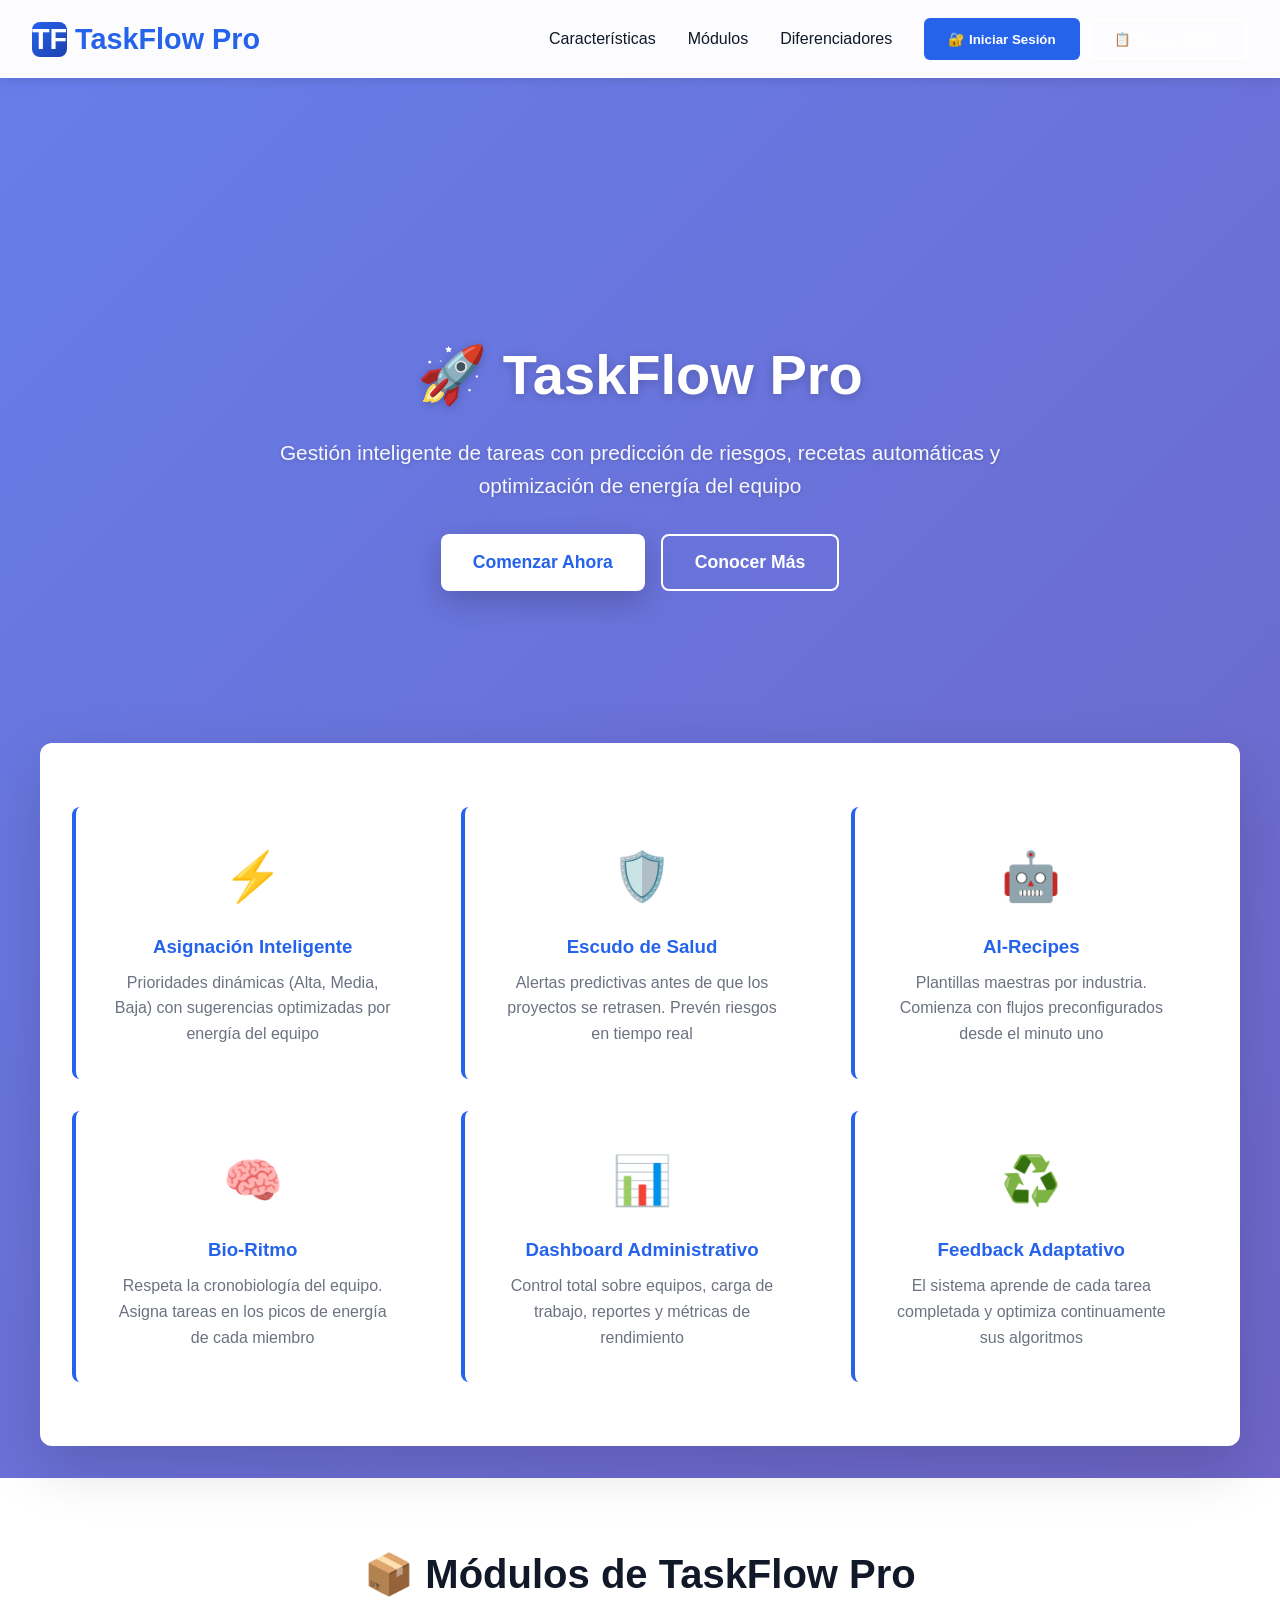
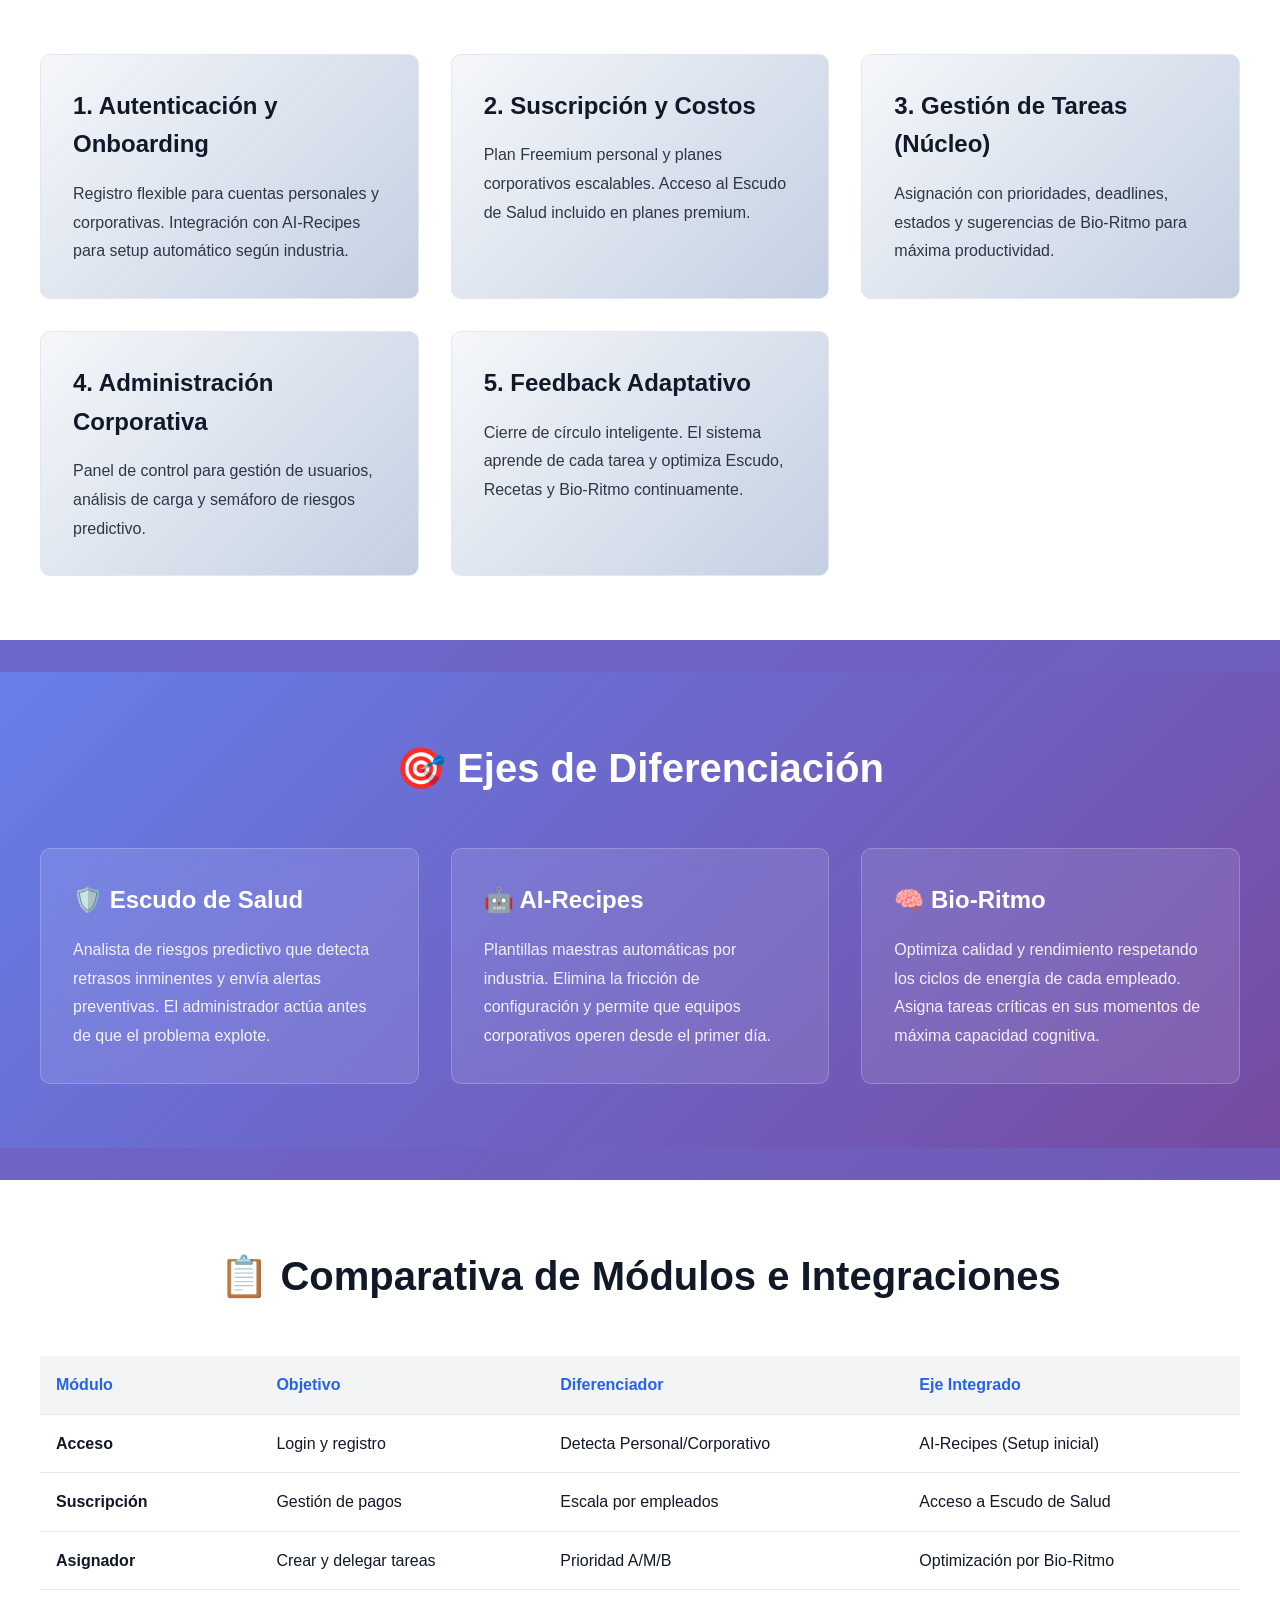
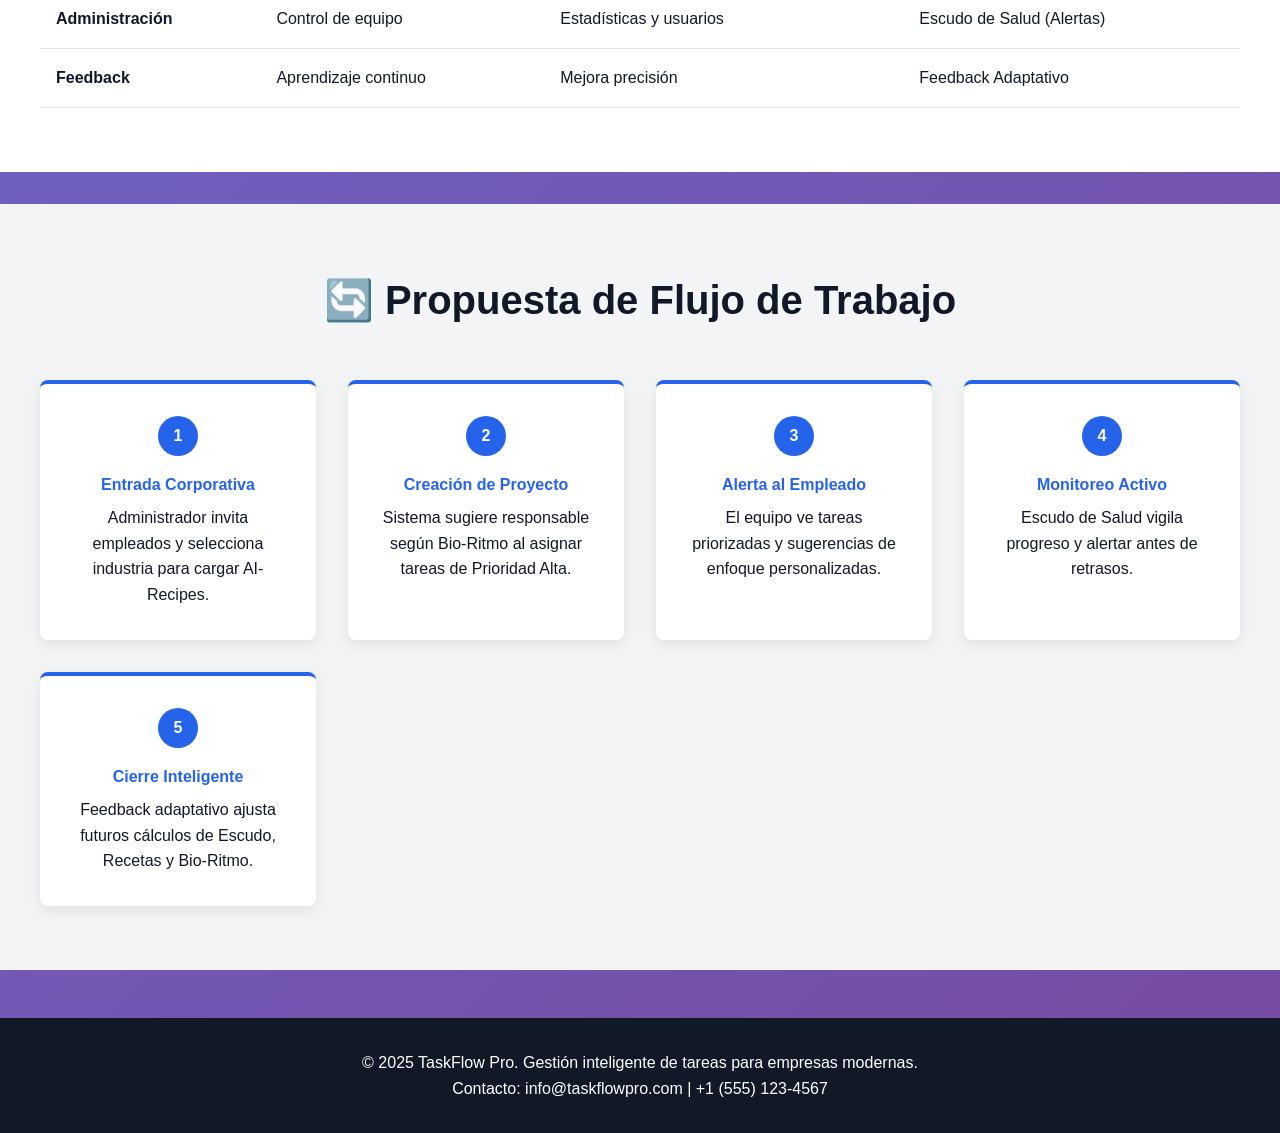
<file: index.html>
<!DOCTYPE html>
<html lang="es">
<head>
    <meta charset="UTF-8">
    <meta name="viewport" content="width=device-width, initial-scale=1.0">
    <title>TaskFlow Pro - Gestión Inteligente de Tareas</title>
    <style>
        * {
            margin: 0;
            padding: 0;
            box-sizing: border-box;
        }

        :root {
            --primary: #2563eb;
            --secondary: #1e40af;
            --success: #10b981;
            --warning: #f59e0b;
            --danger: #ef4444;
            --light: #f3f4f6;
            --dark: #111827;
            --border: #e5e7eb;
        }

        body {
            font-family: 'Segoe UI', Tahoma, Geneva, Verdana, sans-serif;
            line-height: 1.6;
            color: var(--dark);
            background: linear-gradient(135deg, #667eea 0%, #764ba2 100%);
            min-height: 100vh;
        }

        /* NAVBAR */
        nav {
            background: rgba(255, 255, 255, 0.98);
            backdrop-filter: blur(10px);
            padding: 1rem 2rem;
            display: flex;
            justify-content: space-between;
            align-items: center;
            box-shadow: 0 2px 10px rgba(0, 0, 0, 0.1);
            position: sticky;
            top: 0;
            z-index: 100;
        }

        .logo {
            font-size: 1.8rem;
            font-weight: 700;
            color: var(--primary);
            display: flex;
            align-items: center;
            gap: 0.5rem;
        }

        .logo-icon {
            width: 35px;
            height: 35px;
            background: linear-gradient(135deg, var(--primary), var(--secondary));
            border-radius: 8px;
            display: flex;
            align-items: center;
            justify-content: center;
            color: white;
            font-weight: bold;
        }

        .nav-links {
            display: flex;
            gap: 2rem;
            align-items: center;
            list-style: none;
        }

        .nav-links a {
            text-decoration: none;
            color: var(--dark);
            font-weight: 500;
            transition: color 0.3s;
        }

        .nav-links a:hover {
            color: var(--primary);
        }

        .btn-container {
            display: flex;
            gap: 0.5rem;
        }

        .login-btn, .demo-btn {
            color: white;
            border: none;
            padding: 0.7rem 1.5rem;
            border-radius: 6px;
            cursor: pointer;
            font-weight: 600;
            transition: all 0.3s;
        }

        .login-btn {
            background: var(--primary);
        }

        .login-btn:hover {
            background: var(--secondary);
            transform: translateY(-2px);
            box-shadow: 0 5px 15px rgba(37, 99, 235, 0.4);
        }

        .demo-btn {
            background: rgba(255, 255, 255, 0.2);
            border: 2px solid white;
        }

        .demo-btn:hover {
            background: rgba(255, 255, 255, 0.3);
        }

        /* HERO SECTION */
        .hero {
            display: flex;
            align-items: center;
            justify-content: center;
            min-height: 85vh;
            color: white;
            text-align: center;
            padding: 2rem;
        }

        .hero-content {
            max-width: 800px;
            animation: fadeInUp 0.8s ease-out;
        }

        .hero h1 {
            font-size: 3.5rem;
            margin-bottom: 1rem;
            text-shadow: 0 2px 10px rgba(0, 0, 0, 0.2);
        }

        .hero p {
            font-size: 1.3rem;
            margin-bottom: 2rem;
            opacity: 0.95;
            text-shadow: 0 1px 5px rgba(0, 0, 0, 0.2);
        }

        .cta-buttons {
            display: flex;
            gap: 1rem;
            justify-content: center;
            flex-wrap: wrap;
        }

        .btn-primary, .btn-secondary {
            padding: 1rem 2rem;
            border: none;
            border-radius: 8px;
            font-size: 1.1rem;
            font-weight: 600;
            cursor: pointer;
            transition: all 0.3s;
            text-decoration: none;
            display: inline-block;
        }

        .btn-primary {
            background: white;
            color: var(--primary);
            box-shadow: 0 10px 30px rgba(0, 0, 0, 0.2);
        }

        .btn-primary:hover {
            transform: translateY(-3px);
            box-shadow: 0 15px 40px rgba(0, 0, 0, 0.3);
        }

        .btn-secondary {
            background: transparent;
            color: white;
            border: 2px solid white;
        }

        .btn-secondary:hover {
            background: white;
            color: var(--primary);
            transform: translateY(-3px);
        }

        /* FEATURES SECTION */
        .features {
            background: white;
            padding: 4rem 2rem;
            display: grid;
            grid-template-columns: repeat(auto-fit, minmax(300px, 1fr));
            gap: 2rem;
            max-width: 1200px;
            margin: -100px auto 0;
            border-radius: 12px;
            box-shadow: 0 20px 60px rgba(0, 0, 0, 0.15);
            position: relative;
            z-index: 10;
        }

        .feature-card {
            padding: 2rem;
            text-align: center;
            border-radius: 8px;
            border-left: 4px solid var(--primary);
            transition: all 0.3s;
        }

        .feature-card:hover {
            transform: translateY(-5px);
            box-shadow: 0 10px 25px rgba(0, 0, 0, 0.1);
        }

        .feature-icon {
            font-size: 3rem;
            margin-bottom: 1rem;
        }

        .feature-card h3 {
            margin-bottom: 0.5rem;
            color: var(--primary);
        }

        .feature-card p {
            color: #6b7280;
        }

        /* MODULES SECTION */
        .modules-section {
            background: white;
            padding: 4rem 2rem;
            margin-top: 2rem;
        }

        .modules-container {
            max-width: 1200px;
            margin: 0 auto;
        }

        .section-title {
            text-align: center;
            font-size: 2.5rem;
            margin-bottom: 3rem;
            color: var(--dark);
        }

        .modules-grid {
            display: grid;
            grid-template-columns: repeat(auto-fit, minmax(280px, 1fr));
            gap: 2rem;
        }

        .module-card {
            background: linear-gradient(135deg, #f5f7fa 0%, #c3cfe2 100%);
            padding: 2rem;
            border-radius: 10px;
            border: 1px solid var(--border);
            transition: all 0.3s;
        }

        .module-card:hover {
            transform: translateY(-8px);
            box-shadow: 0 15px 35px rgba(0, 0, 0, 0.1);
            background: linear-gradient(135deg, #667eea 0%, #764ba2 100%);
            color: white;
        }

        .module-card h3 {
            margin-bottom: 1rem;
            font-size: 1.5rem;
        }

        .module-card p {
            line-height: 1.8;
            opacity: 0.85;
        }

        /* AXES SECTION */
        .axes-section {
            background: linear-gradient(135deg, #667eea 0%, #764ba2 100%);
            color: white;
            padding: 4rem 2rem;
            margin-top: 2rem;
        }

        .axes-container {
            max-width: 1200px;
            margin: 0 auto;
        }

        .axes-container .section-title {
            color: white;
        }

        .axes-grid {
            display: grid;
            grid-template-columns: repeat(auto-fit, minmax(300px, 1fr));
            gap: 2rem;
            margin-top: 2rem;
        }

        .axis-card {
            background: rgba(255, 255, 255, 0.1);
            backdrop-filter: blur(10px);
            padding: 2rem;
            border-radius: 10px;
            border: 1px solid rgba(255, 255, 255, 0.2);
            transition: all 0.3s;
        }

        .axis-card:hover {
            background: rgba(255, 255, 255, 0.2);
            transform: translateY(-5px);
        }

        .axis-card h3 {
            font-size: 1.5rem;
            margin-bottom: 1rem;
        }

        .axis-card p {
            opacity: 0.9;
            line-height: 1.8;
        }

        /* BENEFITS TABLE */
        .benefits-section {
            background: white;
            padding: 4rem 2rem;
            margin-top: 2rem;
        }

        .benefits-table {
            max-width: 1200px;
            margin: 0 auto;
            overflow-x: auto;
        }

        table {
            width: 100%;
            border-collapse: collapse;
            margin-top: 2rem;
        }

        th, td {
            padding: 1rem;
            text-align: left;
            border-bottom: 1px solid var(--border);
        }

        th {
            background: var(--light);
            font-weight: 600;
            color: var(--primary);
        }

        tr:hover {
            background: var(--light);
        }

        /* WORKFLOW SECTION */
        .workflow-section {
            background: var(--light);
            padding: 4rem 2rem;
            margin-top: 2rem;
        }

        .workflow-container {
            max-width: 1200px;
            margin: 0 auto;
        }

        .workflow-steps {
            display: grid;
            grid-template-columns: repeat(auto-fit, minmax(250px, 1fr));
            gap: 2rem;
            margin-top: 2rem;
        }

        .step {
            background: white;
            padding: 2rem;
            border-radius: 8px;
            text-align: center;
            border-top: 4px solid var(--primary);
            box-shadow: 0 5px 15px rgba(0, 0, 0, 0.08);
        }

        .step-number {
            display: inline-flex;
            align-items: center;
            justify-content: center;
            width: 40px;
            height: 40px;
            background: var(--primary);
            color: white;
            border-radius: 50%;
            font-weight: bold;
            margin-bottom: 1rem;
        }

        .step h4 {
            margin-bottom: 0.5rem;
            color: var(--primary);
        }

        /* FOOTER */
        footer {
            background: var(--dark);
            color: white;
            text-align: center;
            padding: 2rem;
            margin-top: 3rem;
        }

        /* MODAL */
        .modal {
            display: none;
            position: fixed;
            z-index: 1000;
            left: 0;
            top: 0;
            width: 100%;
            height: 100%;
            background-color: rgba(0, 0, 0, 0.5);
            animation: fadeIn 0.3s ease-out;
        }

        .modal-content {
            background-color: white;
            margin: 5% auto;
            padding: 2rem;
            border: 1px solid var(--border);
            border-radius: 10px;
            width: 90%;
            max-width: 500px;
            box-shadow: 0 20px 60px rgba(0, 0, 0, 0.3);
            animation: slideIn 0.3s ease-out;
        }

        .close-modal {
            color: #aaa;
            float: right;
            font-size: 2rem;
            font-weight: bold;
            cursor: pointer;
            transition: color 0.3s;
        }

        .close-modal:hover {
            color: var(--dark);
        }

        .form-group {
            margin-bottom: 1.5rem;
        }

        .form-group label {
            display: block;
            margin-bottom: 0.5rem;
            font-weight: 600;
            color: var(--dark);
        }

        .form-group input, .form-group select {
            width: 100%;
            padding: 0.8rem;
            border: 1px solid var(--border);
            border-radius: 6px;
            font-size: 1rem;
            transition: border-color 0.3s;
        }

        .form-group input:focus, .form-group select:focus {
            outline: none;
            border-color: var(--primary);
            box-shadow: 0 0 0 3px rgba(37, 99, 235, 0.1);
        }

        .form-switch {
            display: flex;
            gap: 1rem;
            margin-bottom: 1.5rem;
        }

        .switch-option {
            flex: 1;
            padding: 1rem;
            border: 2px solid var(--border);
            border-radius: 6px;
            text-align: center;
            cursor: pointer;
            transition: all 0.3s;
        }

        .switch-option.active {
            border-color: var(--primary);
            background: rgba(37, 99, 235, 0.1);
        }

        .corporate-fields {
            display: none;
        }

        .corporate-fields.show {
            display: block;
        }

        .btn-submit {
            width: 100%;
            padding: 1rem;
            background: var(--primary);
            color: white;
            border: none;
            border-radius: 6px;
            font-size: 1.1rem;
            font-weight: 600;
            cursor: pointer;
            transition: all 0.3s;
        }

        .btn-submit:hover {
            background: var(--secondary);
            transform: translateY(-2px);
            box-shadow: 0 10px 25px rgba(37, 99, 235, 0.4);
        }

        .demo-notice {
            background: rgba(255, 193, 7, 0.1);
            border: 1px solid #ffc107;
            color: #856404;
            padding: 1rem;
            border-radius: 6px;
            margin-bottom: 1rem;
            font-size: 0.9rem;
        }

        /* ANIMATIONS */
        @keyframes fadeInUp {
            from {
                opacity: 0;
                transform: translateY(30px);
            }
            to {
                opacity: 1;
                transform: translateY(0);
            }
        }

        @keyframes fadeIn {
            from {
                opacity: 0;
            }
            to {
                opacity: 1;
            }
        }

        @keyframes slideIn {
            from {
                transform: translateY(-50px);
                opacity: 0;
            }
            to {
                transform: translateY(0);
                opacity: 1;
            }
        }

        /* RESPONSIVE */
        @media (max-width: 768px) {
            .hero h1 {
                font-size: 2.2rem;
            }

            .hero p {
                font-size: 1.1rem;
            }

            .cta-buttons {
                flex-direction: column;
            }

            .btn-primary, .btn-secondary {
                width: 100%;
            }

            .nav-links {
                gap: 1rem;
                flex-direction: column;
            }

            .btn-container {
                width: 100%;
                flex-direction: column;
            }

            .login-btn, .demo-btn {
                width: 100%;
            }

            .features {
                grid-template-columns: 1fr;
                margin: -50px 1rem 0;
            }

            table {
                font-size: 0.9rem;
            }

            th, td {
                padding: 0.7rem;
            }
        }
    </style>
</head>
<body>
    <!-- NAVBAR -->
    <nav>
        <div class="logo">
            <div class="logo-icon">TF</div>
            TaskFlow Pro
        </div>
        <ul class="nav-links">
            <li><a href="#features">Características</a></li>
            <li><a href="#modules">Módulos</a></li>
            <li><a href="#axes">Diferenciadores</a></li>
            <li class="btn-container">
                <button class="login-btn" onclick="openLoginModal()">🔐 Iniciar Sesión</button>
                <button class="demo-btn" onclick="accessDemo()">📋 Acceso Demo</button>
            </li>
        </ul>
    </nav>

    <!-- HERO SECTION -->
    <section class="hero">
        <div class="hero-content">
            <h1>🚀 TaskFlow Pro</h1>
            <p>Gestión inteligente de tareas con predicción de riesgos, recetas automáticas y optimización de energía del equipo</p>
            <div class="cta-buttons">
                <button class="btn-primary" onclick="openLoginModal()">Comenzar Ahora</button>
                <button class="btn-secondary" onclick="scrollToSection('features')">Conocer Más</button>
            </div>
        </div>
    </section>

    <!-- FEATURES SECTION -->
    <section class="features" id="features">
        <div class="feature-card">
            <div class="feature-icon">⚡</div>
            <h3>Asignación Inteligente</h3>
            <p>Prioridades dinámicas (Alta, Media, Baja) con sugerencias optimizadas por energía del equipo</p>
        </div>
        <div class="feature-card">
            <div class="feature-icon">🛡️</div>
            <h3>Escudo de Salud</h3>
            <p>Alertas predictivas antes de que los proyectos se retrasen. Prevén riesgos en tiempo real</p>
        </div>
        <div class="feature-card">
            <div class="feature-icon">🤖</div>
            <h3>AI-Recipes</h3>
            <p>Plantillas maestras por industria. Comienza con flujos preconfigurados desde el minuto uno</p>
        </div>
        <div class="feature-card">
            <div class="feature-icon">🧠</div>
            <h3>Bio-Ritmo</h3>
            <p>Respeta la cronobiología del equipo. Asigna tareas en los picos de energía de cada miembro</p>
        </div>
        <div class="feature-card">
            <div class="feature-icon">📊</div>
            <h3>Dashboard Administrativo</h3>
            <p>Control total sobre equipos, carga de trabajo, reportes y métricas de rendimiento</p>
        </div>
        <div class="feature-card">
            <div class="feature-icon">♻️</div>
            <h3>Feedback Adaptativo</h3>
            <p>El sistema aprende de cada tarea completada y optimiza continuamente sus algoritmos</p>
        </div>
    </section>

    <!-- MODULES SECTION -->
    <section class="modules-section" id="modules">
        <div class="modules-container">
            <h2 class="section-title">📦 Módulos de TaskFlow Pro</h2>
            <div class="modules-grid">
                <div class="module-card">
                    <h3>1. Autenticación y Onboarding</h3>
                    <p>Registro flexible para cuentas personales y corporativas. Integración con AI-Recipes para setup automático según industria.</p>
                </div>
                <div class="module-card">
                    <h3>2. Suscripción y Costos</h3>
                    <p>Plan Freemium personal y planes corporativos escalables. Acceso al Escudo de Salud incluido en planes premium.</p>
                </div>
                <div class="module-card">
                    <h3>3. Gestión de Tareas (Núcleo)</h3>
                    <p>Asignación con prioridades, deadlines, estados y sugerencias de Bio-Ritmo para máxima productividad.</p>
                </div>
                <div class="module-card">
                    <h3>4. Administración Corporativa</h3>
                    <p>Panel de control para gestión de usuarios, análisis de carga y semáforo de riesgos predictivo.</p>
                </div>
                <div class="module-card">
                    <h3>5. Feedback Adaptativo</h3>
                    <p>Cierre de círculo inteligente. El sistema aprende de cada tarea y optimiza Escudo, Recetas y Bio-Ritmo continuamente.</p>
                </div>
            </div>
        </div>
    </section>

    <!-- AXES OF DIFFERENTIATION -->
    <section class="axes-section" id="axes">
        <div class="axes-container">
            <h2 class="section-title">🎯 Ejes de Diferenciación</h2>
            <div class="axes-grid">
                <div class="axis-card">
                    <h3>🛡️ Escudo de Salud</h3>
                    <p>Analista de riesgos predictivo que detecta retrasos inminentes y envía alertas preventivas. El administrador actúa antes de que el problema explote.</p>
                </div>
                <div class="axis-card">
                    <h3>🤖 AI-Recipes</h3>
                    <p>Plantillas maestras automáticas por industria. Elimina la fricción de configuración y permite que equipos corporativos operen desde el primer día.</p>
                </div>
                <div class="axis-card">
                    <h3>🧠 Bio-Ritmo</h3>
                    <p>Optimiza calidad y rendimiento respetando los ciclos de energía de cada empleado. Asigna tareas críticas en sus momentos de máxima capacidad cognitiva.</p>
                </div>
            </div>
        </div>
    </section>

    <!-- BENEFITS TABLE -->
    <section class="benefits-section">
        <div class="benefits-table">
            <h2 class="section-title">📋 Comparativa de Módulos e Integraciones</h2>
            <table>
                <thead>
                    <tr>
                        <th>Módulo</th>
                        <th>Objetivo</th>
                        <th>Diferenciador</th>
                        <th>Eje Integrado</th>
                    </tr>
                </thead>
                <tbody>
                    <tr>
                        <td><strong>Acceso</strong></td>
                        <td>Login y registro</td>
                        <td>Detecta Personal/Corporativo</td>
                        <td>AI-Recipes (Setup inicial)</td>
                    </tr>
                    <tr>
                        <td><strong>Suscripción</strong></td>
                        <td>Gestión de pagos</td>
                        <td>Escala por empleados</td>
                        <td>Acceso a Escudo de Salud</td>
                    </tr>
                    <tr>
                        <td><strong>Asignador</strong></td>
                        <td>Crear y delegar tareas</td>
                        <td>Prioridad A/M/B</td>
                        <td>Optimización por Bio-Ritmo</td>
                    </tr>
                    <tr>
                        <td><strong>Administración</strong></td>
                        <td>Control de equipo</td>
                        <td>Estadísticas y usuarios</td>
                        <td>Escudo de Salud (Alertas)</td>
                    </tr>
                    <tr>
                        <td><strong>Feedback</strong></td>
                        <td>Aprendizaje continuo</td>
                        <td>Mejora precisión</td>
                        <td>Feedback Adaptativo</td>
                    </tr>
                </tbody>
            </table>
        </div>
    </section>

    <!-- WORKFLOW SECTION -->
    <section class="workflow-section">
        <div class="workflow-container">
            <h2 class="section-title">🔄 Propuesta de Flujo de Trabajo</h2>
            <div class="workflow-steps">
                <div class="step">
                    <div class="step-number">1</div>
                    <h4>Entrada Corporativa</h4>
                    <p>Administrador invita empleados y selecciona industria para cargar AI-Recipes.</p>
                </div>
                <div class="step">
                    <div class="step-number">2</div>
                    <h4>Creación de Proyecto</h4>
                    <p>Sistema sugiere responsable según Bio-Ritmo al asignar tareas de Prioridad Alta.</p>
                </div>
                <div class="step">
                    <div class="step-number">3</div>
                    <h4>Alerta al Empleado</h4>
                    <p>El equipo ve tareas priorizadas y sugerencias de enfoque personalizadas.</p>
                </div>
                <div class="step">
                    <div class="step-number">4</div>
                    <h4>Monitoreo Activo</h4>
                    <p>Escudo de Salud vigila progreso y alertar antes de retrasos.</p>
                </div>
                <div class="step">
                    <div class="step-number">5</div>
                    <h4>Cierre Inteligente</h4>
                    <p>Feedback adaptativo ajusta futuros cálculos de Escudo, Recetas y Bio-Ritmo.</p>
                </div>
            </div>
        </div>
    </section>

    <!-- FOOTER -->
    <footer>
        <p>&copy; 2025 TaskFlow Pro. Gestión inteligente de tareas para empresas modernas.</p>
        <p>Contacto: info@taskflowpro.com | +1 (555) 123-4567</p>
    </footer>

    <!-- LOGIN MODAL -->
    <div id="loginModal" class="modal">
        <div class="modal-content">
            <span class="close-modal" onclick="closeLoginModal()">&times;</span>
            <h2 style="margin-bottom: 2rem; color: var(--primary);">Bienvenido a TaskFlow Pro</h2>
            
            <div class="form-group">
                <label>Tipo de Cuenta</label>
                <div class="form-switch">
                    <div class="switch-option active" onclick="setAccountType('personal')">
                        👤 Personal
                    </div>
                    <div class="switch-option" onclick="setAccountType('corporate')">
                        🏢 Corporativa
                    </div>
                </div>
            </div>

            <form id="loginForm" onsubmit="handleSubmit(event)">
                <div class="form-group">
                    <label for="email">Correo Electrónico</label>
                    <input type="email" id="email" name="email" required placeholder="tu@email.com">
                </div>

                <div class="form-group">
                    <label for="password">Contraseña</label>
                    <input type="password" id="password" name="password" required placeholder="••••••••">
                </div>

                <!-- CORPORATE-ONLY FIELDS -->
                <div id="corporateFields" class="corporate-fields">
                    <div class="form-group">
                        <label for="companyName">Nombre de Empresa</label>
                        <input type="text" id="companyName" name="companyName" placeholder="Tu Empresa S.A.">
                    </div>

                    <div class="form-group">
                        <label for="employees">Número de Colaboradores</label>
                        <input type="number" id="employees" name="employees" min="1" placeholder="50">
                    </div>

                    <div class="form-group">
                        <label for="domain">Dominio Corporativo</label>
                        <input type="text" id="domain" name="domain" placeholder="empresa.com">
                    </div>

                    <div class="form-group">
                        <label for="industry">Industria</label>
                        <select id="industry" name="industry">
                            <option value="">Selecciona tu industria</option>
                            <option value="tech">Tecnología</option>
                            <option value="finance">Finanzas</option>
                            <option value="healthcare">Salud</option>
                            <option value="education">Educación</option>
                            <option value="retail">Retail</option>
                            <option value="manufacturing">Manufactura</option>
                            <option value="other">Otra</option>
                        </select>
                    </div>
                </div>

                <button type="submit" class="btn-submit">
                    Iniciar Sesión / Registrarse
                </button>
            </form>

            <p style="text-align: center; margin-top: 1.5rem; color: #6b7280; font-size: 0.9rem;">
                ¿Quieres probar sin registrarte? <a href="#" onclick="closeLoginModal(); accessDemo(); return false;" style="color: var(--primary); font-weight: 600;">Acceso Demo</a>
            </p>
        </div>
    </div>

    <script>
        let accountType = 'personal';

        function openLoginModal() {
            document.getElementById('loginModal').style.display = 'block';
        }

        function closeLoginModal() {
            document.getElementById('loginModal').style.display = 'none';
        }

        function setAccountType(type) {
            accountType = type;
            document.querySelectorAll('.switch-option').forEach(opt => {
                opt.classList.remove('active');
            });
            event.target.closest('.switch-option').classList.add('active');

            const corporateFields = document.getElementById('corporateFields');
            if (type === 'corporate') {
                corporateFields.classList.add('show');
            } else {
                corporateFields.classList.remove('show');
            }
        }

        function accessDemo() {
            localStorage.setItem('currentUser', 'DEMO');
            localStorage.setItem('currentUserType', 'demo');
            localStorage.removeItem('currentCompany');
            window.location.href = 'dashboard.html';
        }

        function handleSubmit(event) {
            event.preventDefault();
            const email = document.getElementById('email').value;
            const password = document.getElementById('password').value;
            const name = email.split('@')[0].toUpperCase();

            // Save to localStorage
            localStorage.setItem('currentUser', name);
            localStorage.setItem('currentUserType', accountType);

            if (accountType === 'personal') {
                localStorage.removeItem('currentCompany');
                alert(`✅ Acceso Personal\n\nBienvenido ${name}`);
            } else {
                const companyName = document.getElementById('companyName').value;
                localStorage.setItem('currentCompany', companyName);
                alert(`✅ Acceso Corporativo\n\nBienvenido ${name}\nEmpresa: ${companyName}`);
            }

            // Redirect to dashboard
            window.location.href = 'dashboard.html';
        }

        function scrollToSection(id) {
            const element = document.getElementById(id);
            element.scrollIntoView({ behavior: 'smooth' });
        }

        // Close modal when clicking outside
        window.onclick = function(event) {
            const modal = document.getElementById('loginModal');
            if (event.target === modal) {
                modal.style.display = 'none';
            }
        }
    </script>
</body>
</html>
</file>
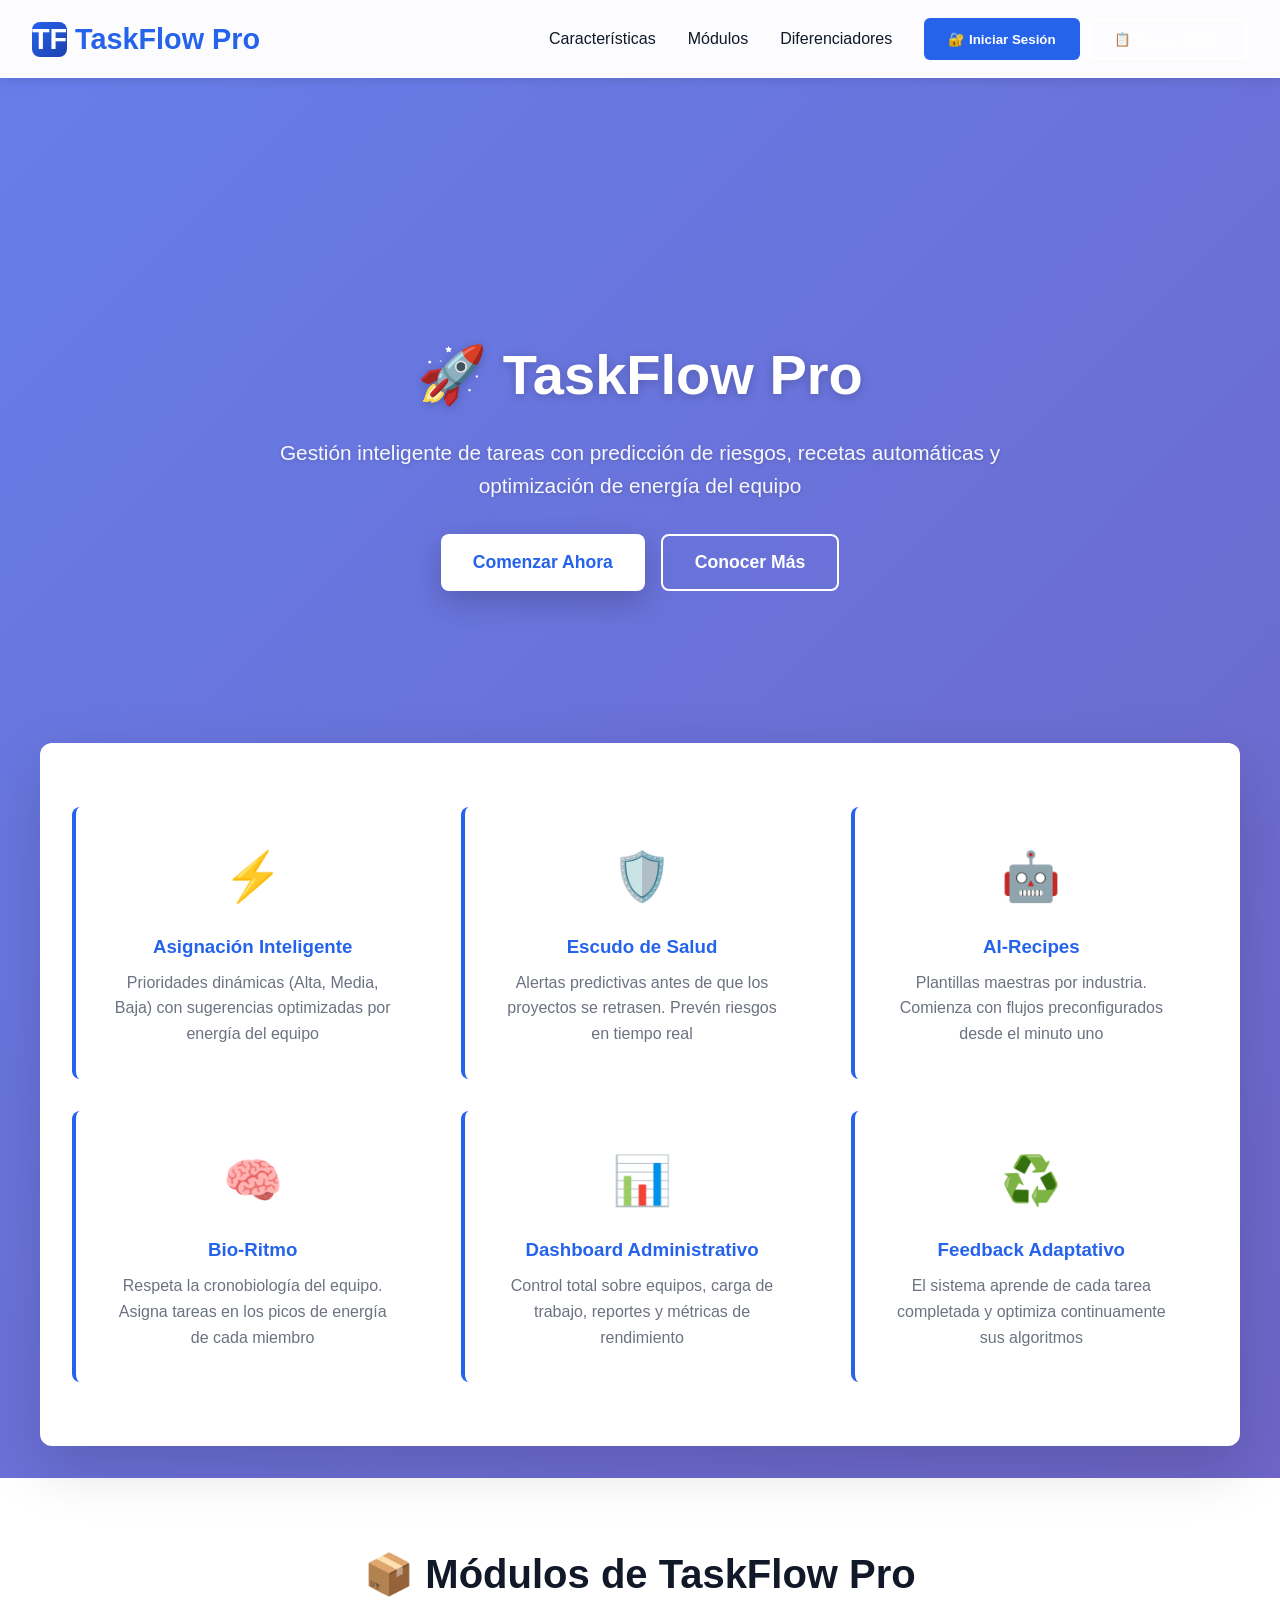
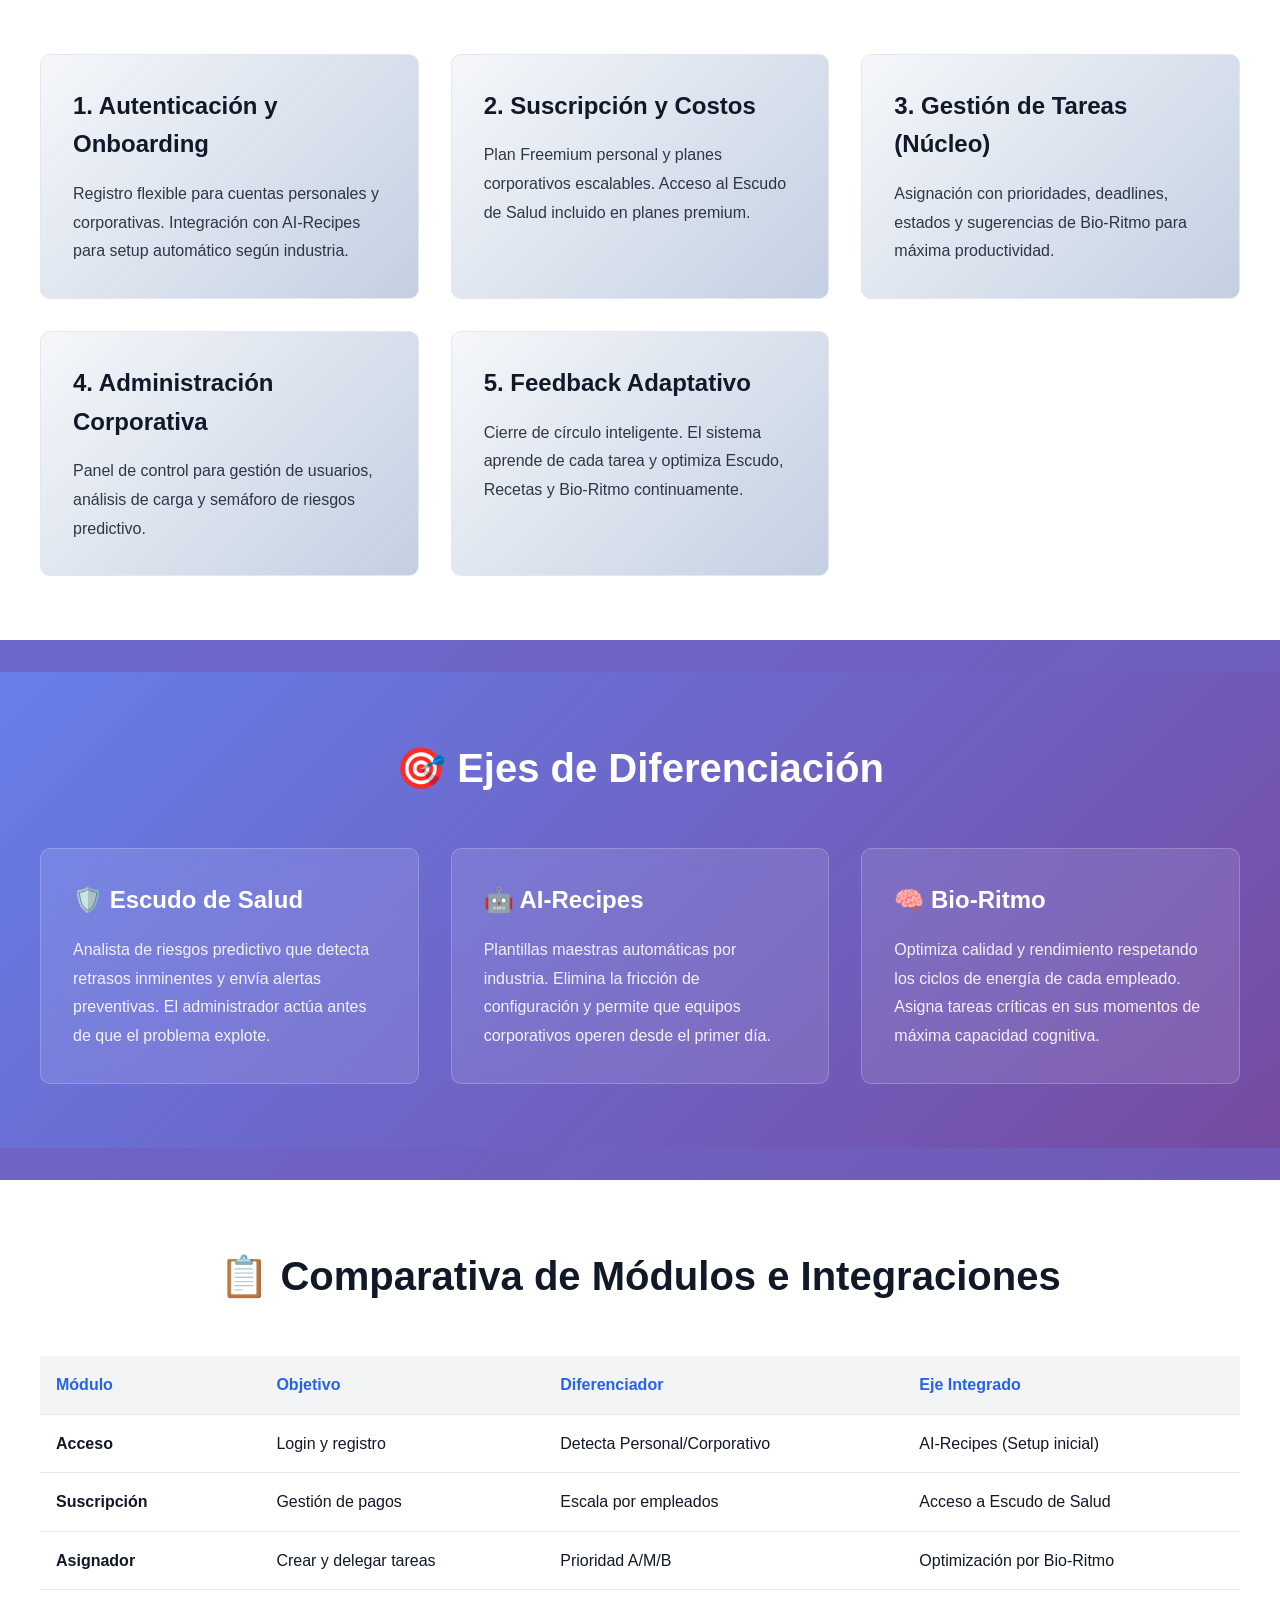
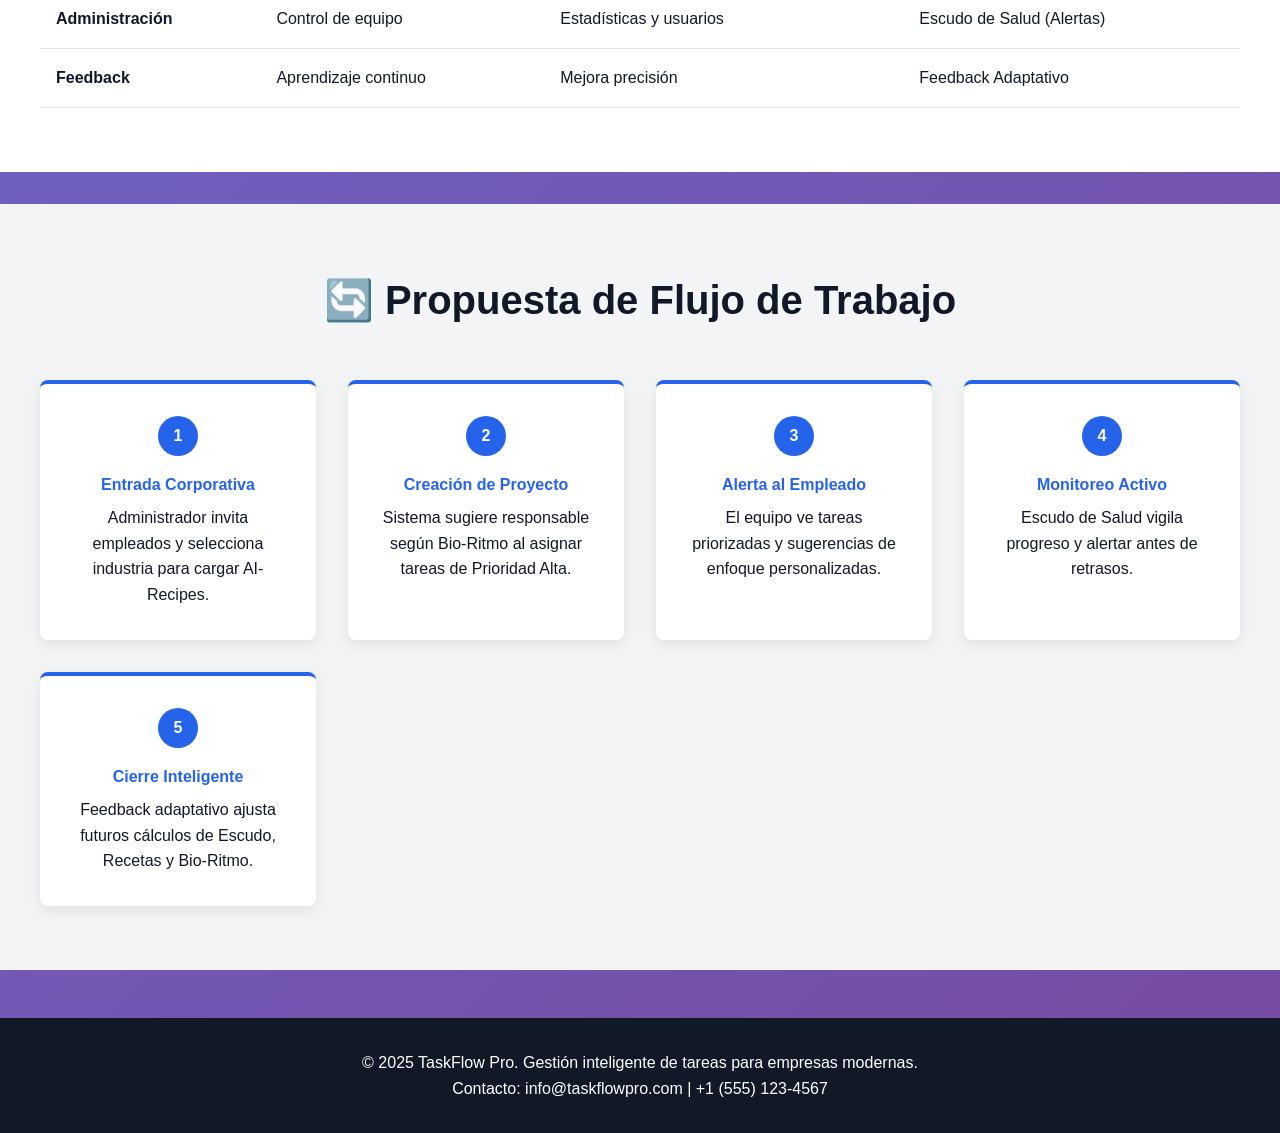
<file: dashboard/index.html>
<!DOCTYPE html>
<html lang="es">
<head>
    <meta charset="UTF-8">
    <meta name="viewport" content="width=device-width, initial-scale=1.0">
    <title>Dashboard - TaskFlow Pro</title>
    <link rel="stylesheet" href="../css/dashboard.css">
</head>
<body>
    <div class="dashboard-container">
        <!-- SIDEBAR -->
        <aside class="sidebar">
            <div class="sidebar-header">
                <div class="logo">
                    <div class="logo-icon">📋</div>
                    <span>TaskFlow Pro</span>
                </div>
            </div>

            <nav class="sidebar-nav">
                <a href="#" class="nav-item active" data-module="tasks">
                    <span class="icon">📝</span>
                    <span>Mis Tareas</span>
                </a>
                <a href="#" class="nav-item" data-module="create-task">
                    <span class="icon">➕</span>
                    <span>Nueva Tarea</span>
                </a>
                <a href="#" class="nav-item" data-module="admin" id="adminNav" style="display: none;">
                    <span class="icon">⚙️</span>
                    <span>Administración</span>
                </a>
                <a href="#" class="nav-item" data-module="health-shield">
                    <span class="icon">🛡️</span>
                    <span>Escudo de Salud</span>
                </a>
                <a href="#" class="nav-item" data-module="profile">
                    <span class="icon">👤</span>
                    <span>Mi Perfil</span>
                </a>
            </nav>

            <div class="sidebar-footer">
                <button class="logout-btn" onclick="logout()">Cerrar Sesión</button>
            </div>
        </aside>

        <!-- MAIN CONTENT -->
        <main class="main-content">
            <!-- HEADER -->
            <header class="header">
                <div class="header-left">
                    <button class="menu-toggle" onclick="toggleMenu()">☰</button>
                    <h1 id="pageTitle">Mis Tareas</h1>
                </div>
                <div class="header-right">
                    <div class="user-info">
                        <span id="userName">Usuario</span>
                        <div class="user-avatar" id="userAvatar">U</div>
                    </div>
                </div>
            </header>

            <!-- MODULES CONTAINER -->
            <div class="modules-container">
                <!-- MODULE: MIS TAREAS -->
                <section id="tasks-module" class="module active">
                    <div class="module-header">
                        <h2>Mis Tareas</h2>
                        <div class="filters">
                            <select id="filterStatus" onchange="filterTasks()">
                                <option value="">Todos los estados</option>
                                <option value="pending">Pendiente</option>
                                <option value="in-progress">En Progreso</option>
                                <option value="blocked">Bloqueada</option>
                                <option value="completed">Completada</option>
                            </select>
                            <select id="filterPriority" onchange="filterTasks()">
                                <option value="">Todas las prioridades</option>
                                <option value="high">Alta</option>
                                <option value="medium">Media</option>
                                <option value="low">Baja</option>
                            </select>
                        </div>
                    </div>

                    <div class="tasks-grid">
                        <!-- Tasks will be rendered here -->
                    </div>

                    <div class="empty-state" style="display: none;">
                        <p>No tienes tareas. ¡Crea una nueva!</p>
                    </div>
                </section>

                <!-- MODULE: CREAR TAREA -->
                <section id="create-task-module" class="module">
                    <div class="module-header">
                        <h2>Crear Nueva Tarea</h2>
                    </div>

                    <form id="createTaskForm" class="task-form">
                        <div class="form-group">
                            <label for="taskTitle">Título de la Tarea *</label>
                            <input type="text" id="taskTitle" placeholder="Ej: Revisar propuesta del cliente" required>
                        </div>

                        <div class="form-group">
                            <label for="taskDescription">Descripción</label>
                            <textarea id="taskDescription" placeholder="Detalles de la tarea..." rows="4"></textarea>
                        </div>

                        <div class="form-row">
                            <div class="form-group">
                                <label for="taskPriority">Prioridad *</label>
                                <select id="taskPriority" required onchange="updateBioRitmoSuggestion()">
                                    <option value="">Selecciona prioridad</option>
                                    <option value="high">🔴 Alta</option>
                                    <option value="medium">🟡 Media</option>
                                    <option value="low">🟢 Baja</option>
                                </select>
                            </div>

                            <div class="form-group">
                                <label for="taskDeadline">Fecha Límite *</label>
                                <input type="date" id="taskDeadline" required>
                            </div>
                        </div>

                        <div class="form-row">
                            <div class="form-group">
                                <label for="taskAssignee">Asignado a *</label>
                                <select id="taskAssignee" required>
                                    <option value="">Selecciona un miembro</option>
                                </select>
                            </div>

                            <div class="form-group">
                                <label for="taskEstimation">Estimación de Horas</label>
                                <input type="number" id="taskEstimation" placeholder="Ej: 4" min="0.5" step="0.5">
                            </div>
                        </div>

                        <!-- BIO-RITMO SUGGESTION -->
                        <div class="bio-ritmo-suggestion" id="bioRitmoBox" style="display: none;">
                            <div class="suggestion-icon">💡</div>
                            <div class="suggestion-content">
                                <h4>Sugerencia Bio-Ritmo</h4>
                                <p id="bioRitmoText">Basado en los horarios de energía del equipo, se recomienda asignar esta tarea a las 10:00 AM cuando el rendimiento es óptimo.</p>
                            </div>
                        </div>

                        <div class="form-group">
                            <label for="taskTags">Etiquetas</label>
                            <input type="text" id="taskTags" placeholder="Separadas por comas: diseño, urgente">
                        </div>

                        <button type="submit" class="btn btn-primary">Crear Tarea</button>
                    </form>
                </section>

                <!-- MODULE: ADMINISTRACIÓN CORPORATIVA -->
                <section id="admin-module" class="module" style="display: none;">
                    <div class="admin-tabs">
                        <button class="admin-tab active" onclick="switchAdminTab('users')">👥 Usuarios</button>
                        <button class="admin-tab" onclick="switchAdminTab('dashboard')">📊 Dashboard</button>
                        <button class="admin-tab" onclick="switchAdminTab('reports')">📈 Reportes</button>
                        <button class="admin-tab" onclick="switchAdminTab('health')">🛡️ Escudo de Salud</button>
                    </div>

                    <!-- USERS TAB -->
                    <div class="admin-tab-content active" id="users-tab">
                        <div class="module-header">
                            <h3>Gestión de Usuarios</h3>
                            <button class="btn btn-secondary" onclick="showAddUserForm()">➕ Añadir Usuario</button>
                        </div>

                        <div id="addUserForm" class="add-user-form" style="display: none;">
                            <form onsubmit="addUser(event)">
                                <input type="email" placeholder="Email del usuario" required>
                                <input type="text" placeholder="Nombre" required>
                                <select required>
                                    <option value="">Rol</option>
                                    <option value="member">Miembro</option>
                                    <option value="admin">Administrador</option>
                                </select>
                                <button type="submit" class="btn btn-primary">Añadir</button>
                                <button type="button" class="btn btn-secondary" onclick="hideAddUserForm()">Cancelar</button>
                            </form>
                        </div>

                        <table class="users-table">
                            <thead>
                                <tr>
                                    <th>Nombre</th>
                                    <th>Email</th>
                                    <th>Rol</th>
                                    <th>Tareas Asignadas</th>
                                    <th>Carga</th>
                                    <th>Acciones</th>
                                </tr>
                            </thead>
                            <tbody id="usersTableBody">
                                <!-- Will be populated by JS -->
                            </tbody>
                        </table>
                    </div>

                    <!-- DASHBOARD TAB -->
                    <div class="admin-tab-content" id="dashboard-tab" style="display: none;">
                        <div class="module-header">
                            <h3>Dashboard de Carga</h3>
                        </div>

                        <div class="load-dashboard">
                            <div class="load-chart">
                                <canvas id="loadChart" style="max-height: 300px;"></canvas>
                            </div>

                            <div class="team-overview">
                                <h4>Estado del Equipo</h4>
                                <div class="team-stats">
                                    <div class="stat-card">
                                        <div class="stat-label">Carga Total</div>
                                        <div class="stat-value" id="totalLoad">0%</div>
                                    </div>
                                    <div class="stat-card">
                                        <div class="stat-label">En Riesgo</div>
                                        <div class="stat-value" id="atRisk">0</div>
                                    </div>
                                    <div class="stat-card">
                                        <div class="stat-label">Tareas Retrasadas</div>
                                        <div class="stat-value" id="overdue">0</div>
                                    </div>
                                </div>
                            </div>
                        </div>
                    </div>

                    <!-- REPORTS TAB -->
                    <div class="admin-tab-content" id="reports-tab" style="display: none;">
                        <div class="module-header">
                            <h3>Generación de Reportes</h3>
                            <div class="report-buttons">
                                <button class="btn btn-primary" onclick="generateReport('pdf')">📄 Descargar PDF</button>
                                <button class="btn btn-primary" onclick="generateReport('excel')">📊 Descargar Excel</button>
                            </div>
                        </div>

                        <div class="report-preview">
                            <h4>Resumen de Proyecto</h4>
                            <table class="report-table">
                                <tr>
                                    <td>Tareas Totales</td>
                                    <td id="reportTotal">0</td>
                                </tr>
                                <tr>
                                    <td>Completadas</td>
                                    <td id="reportCompleted">0</td>
                                </tr>
                                <tr>
                                    <td>En Progreso</td>
                                    <td id="reportInProgress">0</td>
                                </tr>
                                <tr>
                                    <td>Bloqueadas</td>
                                    <td id="reportBlocked">0</td>
                                </tr>
                                <tr>
                                    <td>Retrasadas</td>
                                    <td id="reportOverdue">0</td>
                                </tr>
                            </table>
                        </div>
                    </div>

                    <!-- HEALTH SHIELD TAB -->
                    <div class="admin-tab-content" id="health-tab" style="display: none;">
                        <div class="module-header">
                            <h3>Escudo de Salud - Semáforo de Riesgos</h3>
                        </div>

                        <div class="health-shield">
                            <div class="risk-level green">
                                <h4>🟢 Sin Riesgo</h4>
                                <p>Proyectos en buen camino</p>
                                <div id="greenProjects">-</div>
                            </div>

                            <div class="risk-level yellow">
                                <h4>🟡 Riesgo Moderado</h4>
                                <p>Requiere atención</p>
                                <div id="yellowProjects">-</div>
                            </div>

                            <div class="risk-level red">
                                <h4>🔴 Alto Riesgo</h4>
                                <p>Intervención inmediata</p>
                                <div id="redProjects">-</div>
                            </div>
                        </div>

                        <div class="alerts-section">
                            <h4>Alertas Predictivas</h4>
                            <div id="alertsList" class="alerts-list">
                                <!-- Alerts will be populated here -->
                            </div>
                        </div>
                    </div>
                </section>

                <!-- MODULE: ESCUDO DE SALUD (Personal) -->
                <section id="health-shield-module" class="module">
                    <div class="module-header">
                        <h2>Escudo de Salud - Mi Análisis</h2>
                    </div>

                    <div class="health-overview">
                        <div class="health-card">
                            <h3>Carga Actual</h3>
                            <div class="health-metric">
                                <div class="health-gauge" id="loadGauge">
                                    <div class="gauge-fill" style="width: 45%"></div>
                                </div>
                                <span id="loadPercentage">45%</span>
                            </div>
                        </div>

                        <div class="health-card">
                            <h3>Tareas en Riesgo</h3>
                            <div class="risk-indicator" id="riskTasks">0</div>
                        </div>

                        <div class="health-card">
                            <h3>Tiempo Promedio</h3>
                            <div class="health-metric">
                                <span id="avgTime">3.2h</span>
                            </div>
                        </div>
                    </div>

                    <div class="predictions">
                        <h3>Predicciones para esta Semana</h3>
                        <div id="predictionsList" class="predictions-list">
                            <!-- Predictions will be populated here -->
                        </div>
                    </div>
                </section>

                <!-- MODULE: PERFIL -->
                <section id="profile-module" class="module">
                    <div class="module-header">
                        <h2>Mi Perfil</h2>
                    </div>

                    <div class="profile-container">
                        <div class="profile-section">
                            <h3>Información Personal</h3>
                            <div class="profile-form">
                                <div class="form-group">
                                    <label>Nombre Completo</label>
                                    <input type="text" id="profileName" value="" readonly>
                                </div>
                                <div class="form-group">
                                    <label>Email</label>
                                    <input type="email" id="profileEmail" value="" readonly>
                                </div>
                                <div class="form-group">
                                    <label>Tipo de Cuenta</label>
                                    <input type="text" id="profileType" value="" readonly>
                                </div>
                            </div>
                        </div>

                        <div class="profile-section">
                            <h3>Bio-Ritmo - Horarios de Energía</h3>
                            <p class="section-hint">Configura tus horarios óptimos para el trabajo de alta prioridad</p>
                            <div class="biorhythm-config">
                                <div class="time-block">
                                    <label>Primera Hora de Alta Energía</label>
                                    <input type="time" id="peakTime1" value="09:00">
                                </div>
                                <div class="time-block">
                                    <label>Segunda Hora de Alta Energía</label>
                                    <input type="time" id="peakTime2" value="14:00">
                                </div>
                                <button class="btn btn-primary" onclick="saveBioRhythm()">Guardar Bio-Ritmo</button>
                            </div>
                        </div>

                        <div class="profile-section">
                            <h3>Preferencias</h3>
                            <div class="preferences">
                                <label class="checkbox">
                                    <input type="checkbox" id="notifyEmail" checked>
                                    <span>Recibir notificaciones por email</span>
                                </label>
                                <label class="checkbox">
                                    <input type="checkbox" id="notifyDeadline" checked>
                                    <span>Alerta de fecha límite</span>
                                </label>
                                <label class="checkbox">
                                    <input type="checkbox" id="darkMode">
                                    <span>Modo oscuro</span>
                                </label>
                            </div>
                        </div>
                    </div>
                </section>
            </div>
        </main>
    </div>

    <!-- TASK DETAIL MODAL -->
    <div class="modal" id="taskModal">
        <div class="modal-content">
            <button class="modal-close" onclick="closeTaskModal()">✕</button>
            <form id="taskDetailForm" onsubmit="updateTask(event)">
                <h2 id="modalTaskTitle"></h2>
                
                <div class="form-group">
                    <label for="modalTaskStatus">Estado</label>
                    <select id="modalTaskStatus">
                        <option value="pending">Pendiente</option>
                        <option value="in-progress">En Progreso</option>
                        <option value="blocked">Bloqueada</option>
                        <option value="completed">Completada</option>
                    </select>
                </div>

                <div class="form-group">
                    <label for="modalTaskNotes">Notas</label>
                    <textarea id="modalTaskNotes" rows="4"></textarea>
                </div>

                <div class="feedback-section" id="feedbackSection" style="display: none;">
                    <h4>Feedback Adaptativo</h4>
                    <div class="form-group">
                        <label for="modalTaskActualTime">Tiempo Real (horas)</label>
                        <input type="number" id="modalTaskActualTime" placeholder="Ej: 2.5" min="0.5" step="0.5">
                    </div>
                    <div class="form-group">
                        <label for="modalTaskDifficulty">Dificultad Actual vs Estimada</label>
                        <select id="modalTaskDifficulty">
                            <option value="easier">Fue más fácil</option>
                            <option value="as-expected">Como se esperaba</option>
                            <option value="harder">Fue más difícil</option>
                        </select>
                    </div>
                    <div class="form-group">
                        <label for="modalTaskFatigue">Nivel de Energía</label>
                        <select id="modalTaskFatigue">
                            <option value="fresh">Descansado</option>
                            <option value="normal">Normal</option>
                            <option value="tired">Cansado</option>
                        </select>
                    </div>
                </div>

                <button type="submit" class="btn btn-primary">Guardar Cambios</button>
            </form>
        </div>
    </div>

    <script src="../js/app.js"></script>
</body>
</html>
</file>
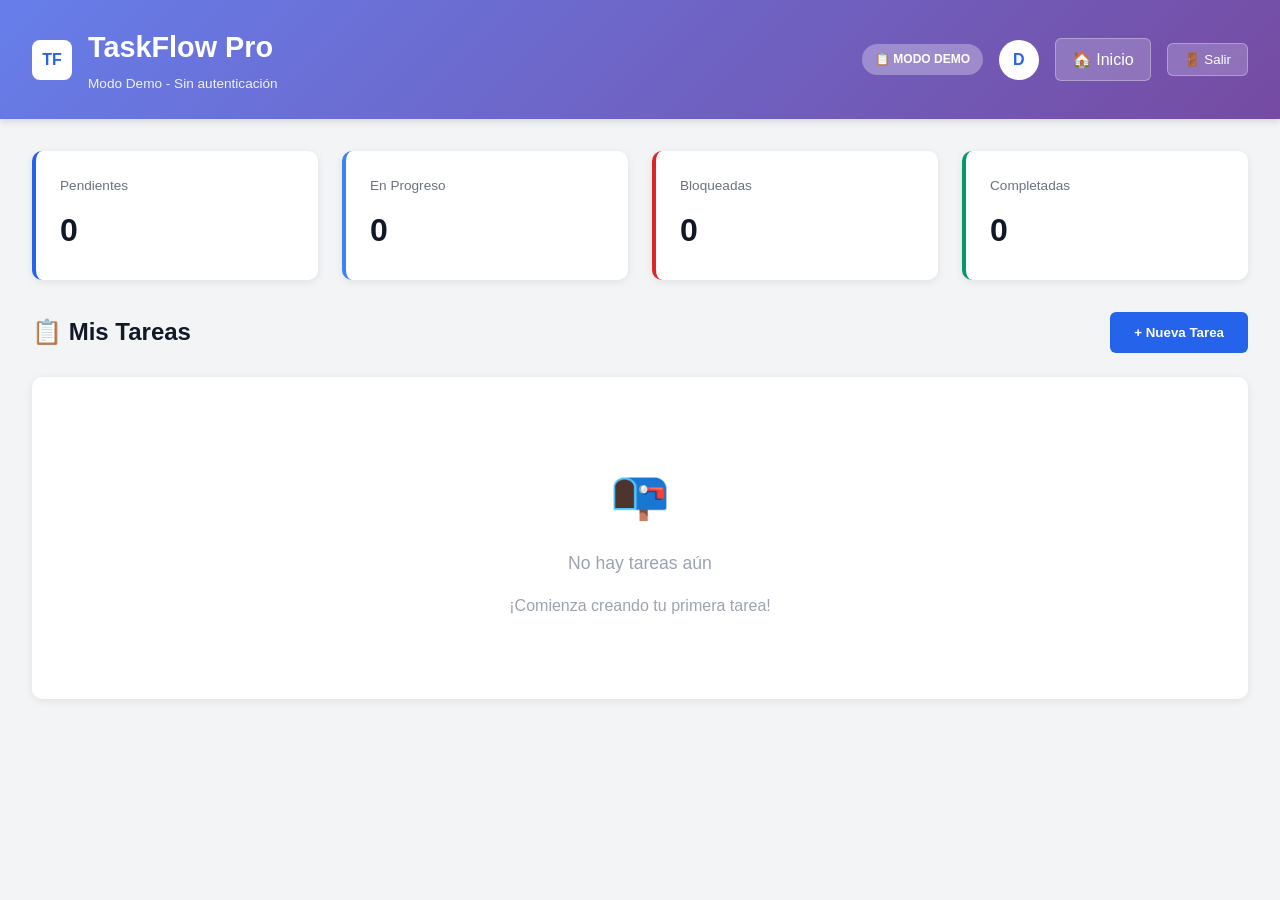
<file: dashboard.html>
<!DOCTYPE html>
<html lang="es">
<head>
    <meta charset="UTF-8">
    <meta name="viewport" content="width=device-width, initial-scale=1.0">
    <title>TaskFlow Pro - Dashboard</title>
    <style>
        * {
            margin: 0;
            padding: 0;
            box-sizing: border-box;
        }

        :root {
            --primary: #2563eb;
            --secondary: #1e40af;
            --success: #10b981;
            --warning: #f59e0b;
            --danger: #ef4444;
            --light: #f3f4f6;
            --dark: #111827;
            --border: #e5e7eb;
            --pending: #9ca3af;
            --in-progress: #3b82f6;
            --blocked: #dc2626;
            --completed: #059669;
        }

        body {
            font-family: 'Segoe UI', Tahoma, Geneva, Verdana, sans-serif;
            line-height: 1.6;
            color: var(--dark);
            background: var(--light);
        }

        /* HEADER */
        header {
            background: linear-gradient(135deg, #667eea 0%, #764ba2 100%);
            color: white;
            padding: 1.5rem 2rem;
            display: flex;
            justify-content: space-between;
            align-items: center;
            box-shadow: 0 4px 6px rgba(0, 0, 0, 0.1);
            position: sticky;
            top: 0;
            z-index: 100;
        }

        .header-left {
            display: flex;
            align-items: center;
            gap: 1rem;
        }

        .logo-icon {
            width: 40px;
            height: 40px;
            background: white;
            border-radius: 8px;
            display: flex;
            align-items: center;
            justify-content: center;
            font-weight: bold;
            color: var(--primary);
        }

        .header-title h1 {
            font-size: 1.8rem;
            margin-bottom: 0.2rem;
        }

        .header-subtitle {
            font-size: 0.85rem;
            opacity: 0.9;
        }

        .user-info {
            display: flex;
            align-items: center;
            gap: 1rem;
        }

        .user-avatar {
            width: 40px;
            height: 40px;
            background: white;
            border-radius: 50%;
            display: flex;
            align-items: center;
            justify-content: center;
            font-weight: bold;
            color: var(--primary);
        }

        .logout-btn {
            background: rgba(255, 255, 255, 0.2);
            color: white;
            border: 1px solid rgba(255, 255, 255, 0.3);
            padding: 0.5rem 1rem;
            border-radius: 6px;
            cursor: pointer;
            transition: all 0.3s;
        }

        .logout-btn:hover {
            background: rgba(255, 255, 255, 0.3);
        }

        .demo-badge {
            background: rgba(255, 255, 255, 0.3);
            padding: 0.4rem 0.8rem;
            border-radius: 20px;
            font-size: 0.75rem;
            font-weight: 600;
        }

        /* MAIN CONTAINER */
        .container {
            max-width: 1400px;
            margin: 0 auto;
            padding: 2rem;
        }

        /* STATS ROW */
        .stats {
            display: grid;
            grid-template-columns: repeat(auto-fit, minmax(200px, 1fr));
            gap: 1.5rem;
            margin-bottom: 2rem;
        }

        .stat-card {
            background: white;
            padding: 1.5rem;
            border-radius: 10px;
            box-shadow: 0 2px 8px rgba(0, 0, 0, 0.08);
            border-left: 4px solid var(--primary);
        }

        .stat-card.pending {
            border-left-color: var(--pending);
        }

        .stat-card.in-progress {
            border-left-color: var(--in-progress);
        }

        .stat-card.blocked {
            border-left-color: var(--blocked);
        }

        .stat-card.completed {
            border-left-color: var(--completed);
        }

        .stat-label {
            color: #6b7280;
            font-size: 0.85rem;
            margin-bottom: 0.5rem;
        }

        .stat-number {
            font-size: 2rem;
            font-weight: bold;
            color: var(--dark);
        }

        /* SECTION TITLES */
        .section-header {
            display: flex;
            justify-content: space-between;
            align-items: center;
            margin-bottom: 1.5rem;
            flex-wrap: wrap;
            gap: 1rem;
        }

        .section-title {
            font-size: 1.5rem;
            color: var(--dark);
        }

        .btn-add-task {
            background: var(--primary);
            color: white;
            border: none;
            padding: 0.8rem 1.5rem;
            border-radius: 6px;
            cursor: pointer;
            font-weight: 600;
            transition: all 0.3s;
        }

        .btn-add-task:hover {
            background: var(--secondary);
            transform: translateY(-2px);
            box-shadow: 0 5px 15px rgba(37, 99, 235, 0.4);
        }

        /* TASK FORM */
        .task-form-container {
            display: none;
            background: white;
            padding: 2rem;
            border-radius: 10px;
            box-shadow: 0 4px 12px rgba(0, 0, 0, 0.1);
            margin-bottom: 2rem;
            border-top: 4px solid var(--primary);
        }

        .task-form-container.show {
            display: block;
            animation: slideDown 0.3s ease-out;
        }

        .form-grid {
            display: grid;
            grid-template-columns: repeat(auto-fit, minmax(250px, 1fr));
            gap: 1.5rem;
            margin-bottom: 1.5rem;
        }

        .form-group {
            display: flex;
            flex-direction: column;
        }

        .form-group label {
            font-weight: 600;
            margin-bottom: 0.5rem;
            color: var(--dark);
        }

        .form-group input,
        .form-group select,
        .form-group textarea {
            padding: 0.8rem;
            border: 1px solid var(--border);
            border-radius: 6px;
            font-size: 1rem;
            font-family: inherit;
            transition: border-color 0.3s;
        }

        .form-group input:focus,
        .form-group select:focus,
        .form-group textarea:focus {
            outline: none;
            border-color: var(--primary);
            box-shadow: 0 0 0 3px rgba(37, 99, 235, 0.1);
        }

        .form-group textarea {
            resize: vertical;
            min-height: 80px;
            grid-column: 1 / -1;
        }

        .priority-selector {
            display: flex;
            gap: 1rem;
            grid-column: 1 / -1;
        }

        .priority-option {
            flex: 1;
            padding: 1rem;
            border: 2px solid var(--border);
            border-radius: 6px;
            cursor: pointer;
            text-align: center;
            transition: all 0.3s;
        }

        .priority-option.high {
            border-color: var(--danger);
            background: rgba(239, 68, 68, 0.05);
        }

        .priority-option.high.selected {
            background: var(--danger);
            color: white;
            border-color: var(--danger);
        }

        .priority-option.medium {
            border-color: var(--warning);
            background: rgba(245, 158, 11, 0.05);
        }

        .priority-option.medium.selected {
            background: var(--warning);
            color: white;
            border-color: var(--warning);
        }

        .priority-option.low {
            border-color: var(--success);
            background: rgba(16, 185, 129, 0.05);
        }

        .priority-option.low.selected {
            background: var(--success);
            color: white;
            border-color: var(--success);
        }

        .form-actions {
            display: flex;
            gap: 1rem;
            justify-content: flex-end;
            grid-column: 1 / -1;
        }

        .btn-cancel,
        .btn-submit {
            padding: 0.8rem 1.5rem;
            border: none;
            border-radius: 6px;
            cursor: pointer;
            font-weight: 600;
            transition: all 0.3s;
        }

        .btn-cancel {
            background: var(--light);
            color: var(--dark);
            border: 1px solid var(--border);
        }

        .btn-cancel:hover {
            background: var(--border);
        }

        .btn-submit {
            background: var(--primary);
            color: white;
        }

        .btn-submit:hover {
            background: var(--secondary);
        }

        /* TASKS LIST */
        .tasks-section {
            background: white;
            padding: 2rem;
            border-radius: 10px;
            box-shadow: 0 2px 8px rgba(0, 0, 0, 0.08);
        }

        .tasks-grid {
            display: grid;
            gap: 1.5rem;
        }

        .task-card {
            border: 1px solid var(--border);
            border-radius: 8px;
            padding: 1.5rem;
            transition: all 0.3s;
            background: white;
        }

        .task-card:hover {
            box-shadow: 0 4px 12px rgba(0, 0, 0, 0.1);
            transform: translateY(-2px);
        }

        .task-header {
            display: flex;
            justify-content: space-between;
            align-items: start;
            margin-bottom: 1rem;
        }

        .task-title {
            font-size: 1.1rem;
            font-weight: 600;
            color: var(--dark);
        }

        .task-priority {
            padding: 0.4rem 0.8rem;
            border-radius: 20px;
            font-size: 0.75rem;
            font-weight: 600;
            color: white;
        }

        .task-priority.high {
            background: var(--danger);
        }

        .task-priority.medium {
            background: var(--warning);
        }

        .task-priority.low {
            background: var(--success);
        }

        .task-description {
            color: #6b7280;
            margin-bottom: 1rem;
            line-height: 1.5;
        }

        .task-meta {
            display: grid;
            grid-template-columns: repeat(auto-fit, minmax(150px, 1fr));
            gap: 1rem;
            margin-bottom: 1rem;
            padding-bottom: 1rem;
            border-bottom: 1px solid var(--border);
        }

        .meta-item {
            font-size: 0.85rem;
        }

        .meta-label {
            color: #9ca3af;
            font-weight: 500;
        }

        .meta-value {
            color: var(--dark);
            margin-top: 0.2rem;
        }

        .task-status {
            display: inline-block;
            padding: 0.4rem 0.8rem;
            border-radius: 6px;
            font-size: 0.85rem;
            font-weight: 600;
        }

        .status-pending {
            background: #d1d5db;
            color: #374151;
        }

        .status-in-progress {
            background: #dbeafe;
            color: #1e40af;
        }

        .status-blocked {
            background: #fee2e2;
            color: #991b1b;
        }

        .status-completed {
            background: #dcfce7;
            color: #15803d;
        }

        .task-actions {
            display: flex;
            gap: 0.5rem;
            flex-wrap: wrap;
        }

        .btn-small {
            padding: 0.5rem 1rem;
            border: none;
            border-radius: 6px;
            cursor: pointer;
            font-size: 0.85rem;
            font-weight: 600;
            transition: all 0.3s;
        }

        .btn-edit {
            background: var(--light);
            color: var(--primary);
            border: 1px solid var(--border);
        }

        .btn-edit:hover {
            background: var(--primary);
            color: white;
        }

        .btn-delete {
            background: #fee2e2;
            color: var(--danger);
        }

        .btn-delete:hover {
            background: var(--danger);
            color: white;
        }

        .btn-status {
            background: var(--light);
            color: var(--dark);
            border: 1px solid var(--border);
        }

        .btn-status:hover {
            background: var(--primary);
            color: white;
        }

        /* EMPTY STATE */
        .empty-state {
            text-align: center;
            padding: 3rem;
            color: #9ca3af;
        }

        .empty-state-icon {
            font-size: 3rem;
            margin-bottom: 1rem;
        }

        .empty-state-text {
            font-size: 1.1rem;
            margin-bottom: 1rem;
        }

        /* BIO-RITMO SUGGESTION */
        .bio-ritmo-suggestion {
            background: linear-gradient(135deg, #dbeafe 0%, #e0e7ff 100%);
            border: 1px solid #93c5fd;
            border-radius: 8px;
            padding: 1rem;
            margin-bottom: 1.5rem;
            display: flex;
            align-items: start;
            gap: 1rem;
        }

        .bio-ritmo-icon {
            font-size: 1.5rem;
        }

        .bio-ritmo-content h4 {
            color: var(--primary);
            margin-bottom: 0.3rem;
        }

        .bio-ritmo-content p {
            color: #3730a3;
            font-size: 0.9rem;
        }

        /* ANIMATIONS */
        @keyframes slideDown {
            from {
                opacity: 0;
                transform: translateY(-20px);
            }
            to {
                opacity: 1;
                transform: translateY(0);
            }
        }

        @keyframes pulse {
            0%, 100% {
                opacity: 1;
            }
            50% {
                opacity: 0.5;
            }
        }

        .pulse {
            animation: pulse 2s infinite;
        }

        /* MODAL */
        .modal {
            display: none;
            position: fixed;
            z-index: 1000;
            left: 0;
            top: 0;
            width: 100%;
            height: 100%;
            background-color: rgba(0, 0, 0, 0.5);
            animation: fadeIn 0.3s ease-out;
        }

        .modal-content {
            background-color: white;
            margin: 5% auto;
            padding: 2rem;
            border-radius: 10px;
            width: 90%;
            max-width: 500px;
            box-shadow: 0 20px 60px rgba(0, 0, 0, 0.3);
            animation: slideIn 0.3s ease-out;
        }

        .close-modal {
            color: #aaa;
            float: right;
            font-size: 2rem;
            font-weight: bold;
            cursor: pointer;
            transition: color 0.3s;
        }

        .close-modal:hover {
            color: var(--dark);
        }

        @keyframes fadeIn {
            from {
                opacity: 0;
            }
            to {
                opacity: 1;
            }
        }

        @keyframes slideIn {
            from {
                transform: translateY(-50px);
                opacity: 0;
            }
            to {
                transform: translateY(0);
                opacity: 1;
            }
        }

        .home-link {
            background: rgba(255, 255, 255, 0.2);
            color: white;
            border: 1px solid rgba(255, 255, 255, 0.3);
            padding: 0.5rem 1rem;
            border-radius: 6px;
            cursor: pointer;
            text-decoration: none;
            transition: all 0.3s;
        }

        .home-link:hover {
            background: rgba(255, 255, 255, 0.3);
        }

        /* RESPONSIVE */
        @media (max-width: 768px) {
            .container {
                padding: 1rem;
            }

            header {
                flex-direction: column;
                gap: 1rem;
                text-align: center;
            }

            .stats {
                grid-template-columns: 1fr 1fr;
            }

            .form-grid {
                grid-template-columns: 1fr;
            }

            .section-header {
                flex-direction: column;
                align-items: stretch;
            }

            .btn-add-task {
                width: 100%;
            }
        }
    </style>
</head>
<body>
    <!-- HEADER -->
    <header>
        <div class="header-left">
            <div class="logo-icon">TF</div>
            <div class="header-title">
                <h1>TaskFlow Pro</h1>
                <div class="header-subtitle" id="userGreeting">Bienvenido</div>
            </div>
        </div>
        <div class="user-info">
            <div class="demo-badge" id="userBadge" style="display:none;">📋 MODO DEMO</div>
            <div class="user-avatar" id="userInitials">US</div>
            <a href="index.html" class="home-link">🏠 Inicio</a>
            <button class="logout-btn" onclick="logout()">🚪 Salir</button>
        </div>
    </header>

    <!-- MAIN CONTENT -->
    <div class="container">
        <!-- STATS -->
        <div class="stats">
            <div class="stat-card">
                <div class="stat-label">Pendientes</div>
                <div class="stat-number" id="statPending">0</div>
            </div>
            <div class="stat-card in-progress">
                <div class="stat-label">En Progreso</div>
                <div class="stat-number" id="statInProgress">0</div>
            </div>
            <div class="stat-card blocked">
                <div class="stat-label">Bloqueadas</div>
                <div class="stat-number" id="statBlocked">0</div>
            </div>
            <div class="stat-card completed">
                <div class="stat-label">Completadas</div>
                <div class="stat-number" id="statCompleted">0</div>
            </div>
        </div>

        <!-- TASK FORM -->
        <div class="task-form-container" id="taskFormContainer">
            <h2 style="margin-bottom: 1.5rem; color: var(--primary);">✨ Crear Nueva Tarea</h2>
            
            <div class="form-grid">
                <div class="form-group">
                    <label for="taskTitle">Título de la Tarea</label>
                    <input type="text" id="taskTitle" placeholder="Ej: Revisar propuesta de cliente" required>
                </div>

                <div class="form-group">
                    <label for="taskAssignee">Asignar a</label>
                    <select id="taskAssignee" required>
                        <option value="">Selecciona un miembro</option>
                        <option value="Juan García">Juan García</option>
                        <option value="María López">María López</option>
                        <option value="Carlos Rodríguez">Carlos Rodríguez</option>
                        <option value="Ana Martínez">Ana Martínez</option>
                        <option value="Pedro Sánchez">Pedro Sánchez</option>
                    </select>
                </div>

                <div class="form-group">
                    <label for="taskDeadline">Fecha Límite</label>
                    <input type="date" id="taskDeadline" required>
                </div>

                <div class="form-group">
                    <label for="taskStatus">Estado</label>
                    <select id="taskStatus">
                        <option value="Pendiente">Pendiente</option>
                        <option value="En Progreso">En Progreso</option>
                        <option value="Bloqueada">Bloqueada</option>
                        <option value="Completada">Completada</option>
                    </select>
                </div>

                <div class="form-group">
                    <label>Prioridad</label>
                    <div class="priority-selector">
                        <div class="priority-option low" onclick="selectPriority('Baja', this)">
                            🟢 Baja
                        </div>
                        <div class="priority-option medium selected" onclick="selectPriority('Media', this)">
                            🟡 Media
                        </div>
                        <div class="priority-option high" onclick="selectPriority('Alta', this)">
                            🔴 Alta
                        </div>
                    </div>
                </div>

                <div class="form-group">
                    <label for="taskDescription">Descripción</label>
                    <textarea id="taskDescription" placeholder="Describe los detalles de la tarea..."></textarea>
                </div>

                <div class="form-actions">
                    <button class="btn-cancel" onclick="toggleTaskForm()">Cancelar</button>
                    <button class="btn-submit" onclick="addTask()">Crear Tarea</button>
                </div>
            </div>
        </div>

        <!-- SECTION HEADER -->
        <div class="section-header">
            <h2 class="section-title">📋 Mis Tareas</h2>
            <button class="btn-add-task" onclick="toggleTaskForm()">+ Nueva Tarea</button>
        </div>

        <!-- BIO-RITMO SUGGESTION -->
        <div id="bioRitmoSuggestion" class="bio-ritmo-suggestion" style="display: none;">
            <div class="bio-ritmo-icon">🧠</div>
            <div class="bio-ritmo-content">
                <h4>💡 Sugerencia Bio-Ritmo</h4>
                <p id="bioRitmoText"></p>
            </div>
        </div>

        <!-- TASKS LIST -->
        <div class="tasks-section">
            <div class="tasks-grid" id="tasksGrid">
                <div class="empty-state">
                    <div class="empty-state-icon">📭</div>
                    <div class="empty-state-text">No hay tareas aún</div>
                    <p>¡Comienza creando tu primera tarea!</p>
                </div>
            </div>
        </div>
    </div>

    <!-- STATUS MODAL -->
    <div id="statusModal" class="modal">
        <div class="modal-content">
            <span class="close-modal" onclick="closeStatusModal()">&times;</span>
            <h2 style="margin-bottom: 1.5rem; color: var(--primary);">Cambiar Estado</h2>
            <div style="display: grid; gap: 0.8rem;">
                <button style="padding: 1rem; background: #d1d5db; border: none; border-radius: 6px; cursor: pointer; font-weight: 600;" onclick="updateTaskStatus('Pendiente')">Pendiente</button>
                <button style="padding: 1rem; background: #dbeafe; border: none; border-radius: 6px; cursor: pointer; font-weight: 600;" onclick="updateTaskStatus('En Progreso')">En Progreso</button>
                <button style="padding: 1rem; background: #fee2e2; border: none; border-radius: 6px; cursor: pointer; font-weight: 600;" onclick="updateTaskStatus('Bloqueada')">Bloqueada</button>
                <button style="padding: 1rem; background: #dcfce7; border: none; border-radius: 6px; cursor: pointer; font-weight: 600;" onclick="updateTaskStatus('Completada')">Completada</button>
            </div>
        </div>
    </div>

    <script>
        // USER DATA
        let currentUser = localStorage.getItem('currentUser') || 'DEMO';
        let currentUserType = localStorage.getItem('currentUserType') || 'demo';
        let currentCompany = localStorage.getItem('currentCompany') || '';
        let isDemo = currentUserType === 'demo';
        let selectedPriority = 'Media';
        let selectedTaskId = null;
        let tasks = JSON.parse(localStorage.getItem('tasks')) || [];

        // TEAM MEMBERS WITH BIO-RITMO
        const teamMembers = {
            'Juan García': { initials: 'JG', energyPeak: '09:00-11:00' },
            'María López': { initials: 'ML', energyPeak: '14:00-16:00' },
            'Carlos Rodríguez': { initials: 'CR', energyPeak: '08:00-10:00' },
            'Ana Martínez': { initials: 'AM', energyPeak: '15:00-17:00' },
            'Pedro Sánchez': { initials: 'PS', energyPeak: '10:00-12:00' }
        };

        // INITIALIZE
        function initialize() {
            const userInitials = currentUser.split(' ').map(n => n[0]).join('').toUpperCase();
            document.getElementById('userInitials').textContent = userInitials;
            
            if (isDemo) {
                document.getElementById('userBadge').style.display = 'block';
                document.getElementById('userGreeting').textContent = 'Modo Demo - Sin autenticación';
            } else {
                document.getElementById('userGreeting').textContent = `Bienvenido, ${currentUser}${currentCompany ? ` (${currentCompany})` : ''}`;
            }
            
            renderTasks();
            updateStats();
            setTodayDate();
        }

        function setTodayDate() {
            const today = new Date().toISOString().split('T')[0];
            document.getElementById('taskDeadline').value = today;
        }

        function toggleTaskForm() {
            const form = document.getElementById('taskFormContainer');
            form.classList.toggle('show');
            if (form.classList.contains('show')) {
                document.getElementById('taskTitle').focus();
            }
        }

        function selectPriority(priority, element) {
            document.querySelectorAll('.priority-option').forEach(opt => {
                opt.classList.remove('selected');
            });
            element.classList.add('selected');
            selectedPriority = priority;
        }

        function addTask() {
            const title = document.getElementById('taskTitle').value;
            const assignee = document.getElementById('taskAssignee').value;
            const deadline = document.getElementById('taskDeadline').value;
            const status = document.getElementById('taskStatus').value;
            const description = document.getElementById('taskDescription').value;

            if (!title || !assignee || !deadline) {
                alert('Por favor completa los campos requeridos');
                return;
            }

            const task = {
                id: Date.now(),
                title,
                assignee,
                deadline,
                status: status || 'Pendiente',
                priority: selectedPriority,
                description,
                createdBy: currentUser,
                createdAt: new Date().toLocaleDateString('es-ES')
            };

            tasks.push(task);
            localStorage.setItem('tasks', JSON.stringify(tasks));

            // Show Bio-Ritmo suggestion
            showBioRitmoSuggestion(assignee, task.priority);

            // Reset form
            document.getElementById('taskTitle').value = '';
            document.getElementById('taskAssignee').value = '';
            document.getElementById('taskDescription').value = '';
            selectedPriority = 'Media';
            document.querySelectorAll('.priority-option.medium')[0].click();
            toggleTaskForm();

            renderTasks();
            updateStats();
        }

        function showBioRitmoSuggestion(assignee, priority) {
            const member = teamMembers[assignee];
            if (member && priority === 'Alta') {
                const suggestion = document.getElementById('bioRitmoSuggestion');
                const text = document.getElementById('bioRitmoText');
                text.innerHTML = `<strong>${assignee}</strong> está en su pico máximo de energía entre <strong>${member.energyPeak}</strong>. Se recomienda asignar tareas de alta prioridad en este horario para optimizar la calidad del resultado.`;
                suggestion.style.display = 'flex';
                setTimeout(() => {
                    suggestion.style.display = 'none';
                }, 6000);
            }
        }

        function renderTasks() {
            const grid = document.getElementById('tasksGrid');

            if (tasks.length === 0) {
                grid.innerHTML = `
                    <div class="empty-state">
                        <div class="empty-state-icon">📭</div>
                        <div class="empty-state-text">No hay tareas aún</div>
                        <p>¡Comienza creando tu primera tarea!</p>
                    </div>
                `;
                return;
            }

            grid.innerHTML = tasks.map(task => `
                <div class="task-card">
                    <div class="task-header">
                        <div class="task-title">${task.title}</div>
                        <div class="task-priority ${task.priority.toLowerCase()}">
                            ${task.priority === 'Alta' ? '🔴' : task.priority === 'Media' ? '🟡' : '🟢'} ${task.priority}
                        </div>
                    </div>
                    <div class="task-description">${task.description || 'Sin descripción'}</div>
                    <div class="task-meta">
                        <div class="meta-item">
                            <div class="meta-label">Asignado a</div>
                            <div class="meta-value">${task.assignee}</div>
                        </div>
                        <div class="meta-item">
                            <div class="meta-label">Fecha Límite</div>
                            <div class="meta-value">${task.deadline}</div>
                        </div>
                        <div class="meta-item">
                            <div class="meta-label">Estado</div>
                            <div class="task-status status-${task.status.toLowerCase().replace(' ', '-')}">${task.status}</div>
                        </div>
                        <div class="meta-item">
                            <div class="meta-label">Creado por</div>
                            <div class="meta-value">${task.createdBy}</div>
                        </div>
                    </div>
                    <div class="task-actions">
                        <button class="btn-small btn-status" onclick="openStatusModal(${task.id})">📊 Estado</button>
                        <button class="btn-small btn-edit" onclick="editTask(${task.id})">✏️ Editar</button>
                        <button class="btn-small btn-delete" onclick="deleteTask(${task.id})">🗑️ Eliminar</button>
                    </div>
                </div>
            `).join('');
        }

        function updateStats() {
            const pending = tasks.filter(t => t.status === 'Pendiente').length;
            const inProgress = tasks.filter(t => t.status === 'En Progreso').length;
            const blocked = tasks.filter(t => t.status === 'Bloqueada').length;
            const completed = tasks.filter(t => t.status === 'Completada').length;

            document.getElementById('statPending').textContent = pending;
            document.getElementById('statInProgress').textContent = inProgress;
            document.getElementById('statBlocked').textContent = blocked;
            document.getElementById('statCompleted').textContent = completed;
        }

        function openStatusModal(taskId) {
            selectedTaskId = taskId;
            document.getElementById('statusModal').style.display = 'block';
        }

        function closeStatusModal() {
            document.getElementById('statusModal').style.display = 'none';
        }

        function updateTaskStatus(newStatus) {
            const task = tasks.find(t => t.id === selectedTaskId);
            if (task) {
                task.status = newStatus;
                localStorage.setItem('tasks', JSON.stringify(tasks));
                renderTasks();
                updateStats();
                closeStatusModal();
            }
        }

        function deleteTask(taskId) {
            if (confirm('¿Estás seguro de que quieres eliminar esta tarea?')) {
                tasks = tasks.filter(t => t.id !== taskId);
                localStorage.setItem('tasks', JSON.stringify(tasks));
                renderTasks();
                updateStats();
            }
        }

        function editTask(taskId) {
            alert('La función de edición vendrá en la próxima actualización');
        }

        function logout() {
            localStorage.removeItem('currentUser');
            localStorage.removeItem('currentUserType');
            localStorage.removeItem('currentCompany');
            window.location.href = 'index.html';
        }

        // Close modal on outside click
        window.onclick = function(event) {
            const modal = document.getElementById('statusModal');
            if (event.target === modal) {
                modal.style.display = 'none';
            }
        }

        // START
        initialize();
    </script>
</body>
</html>
</file>
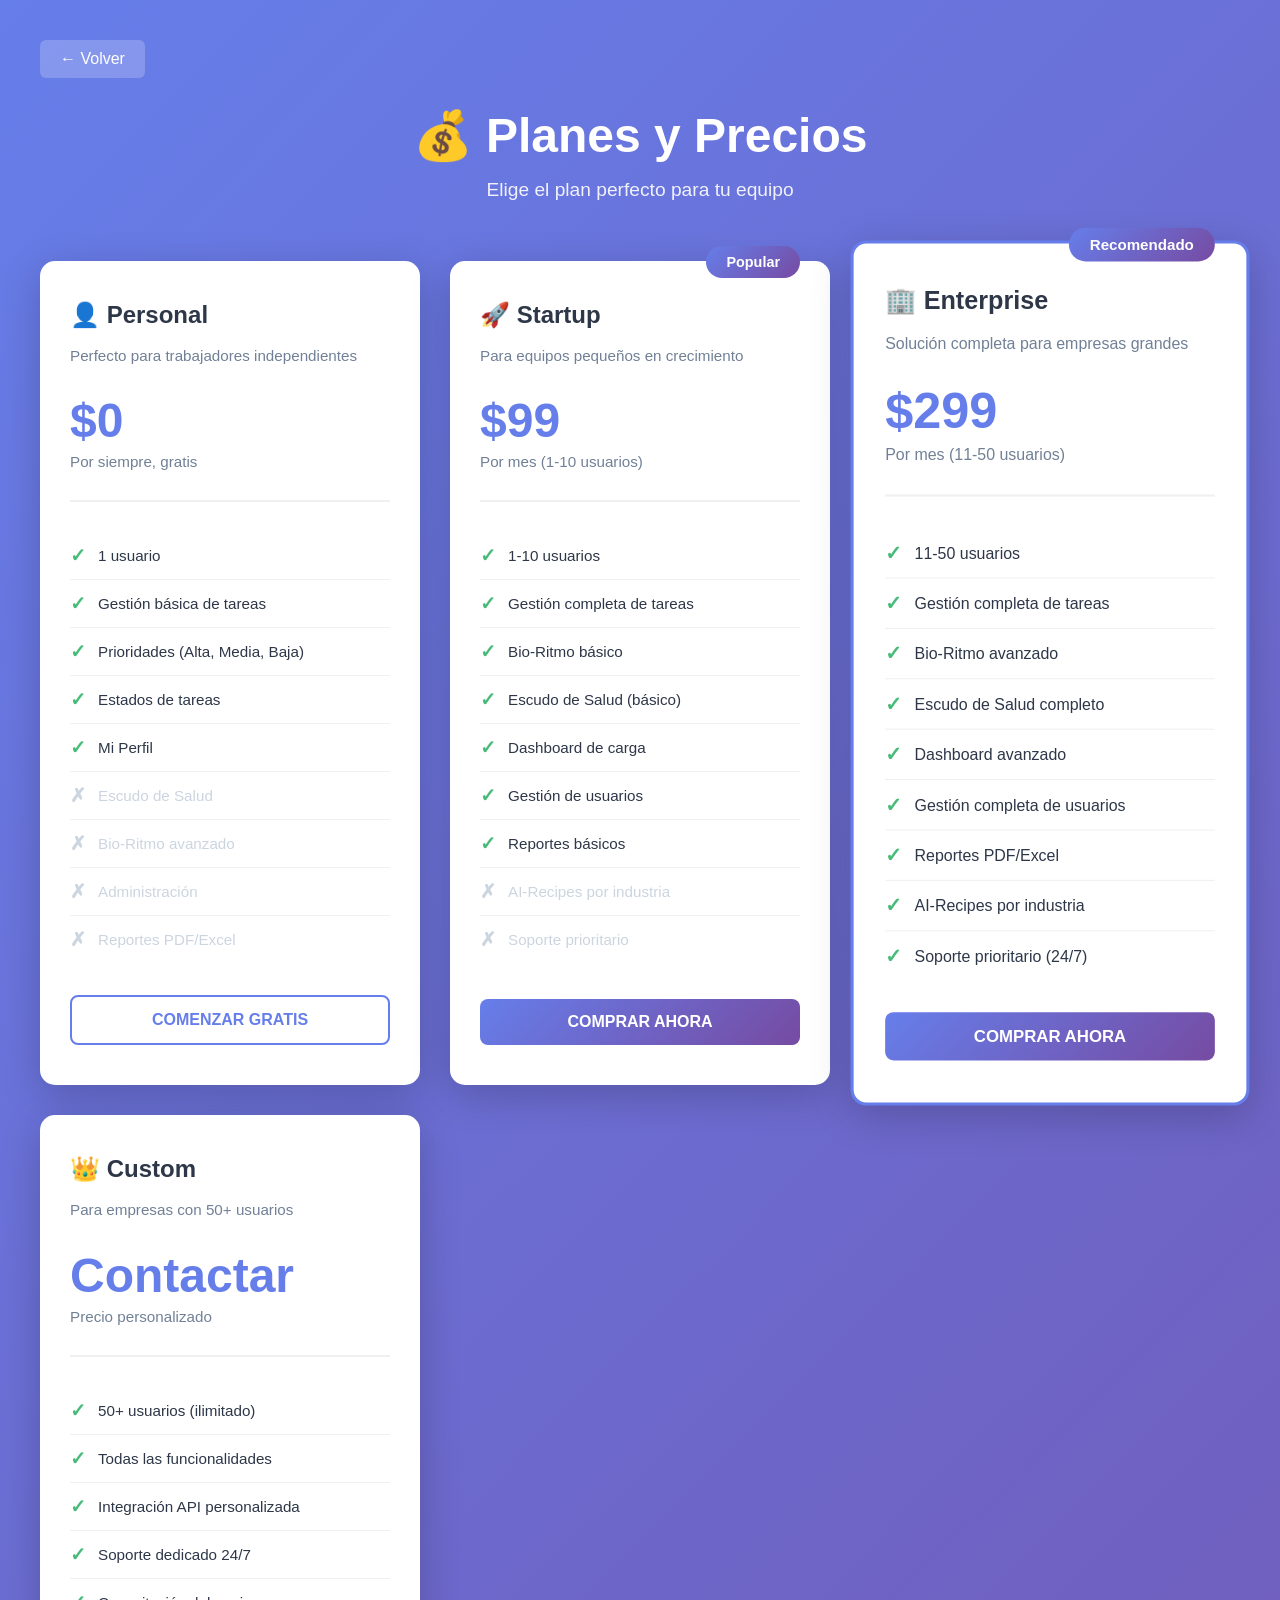
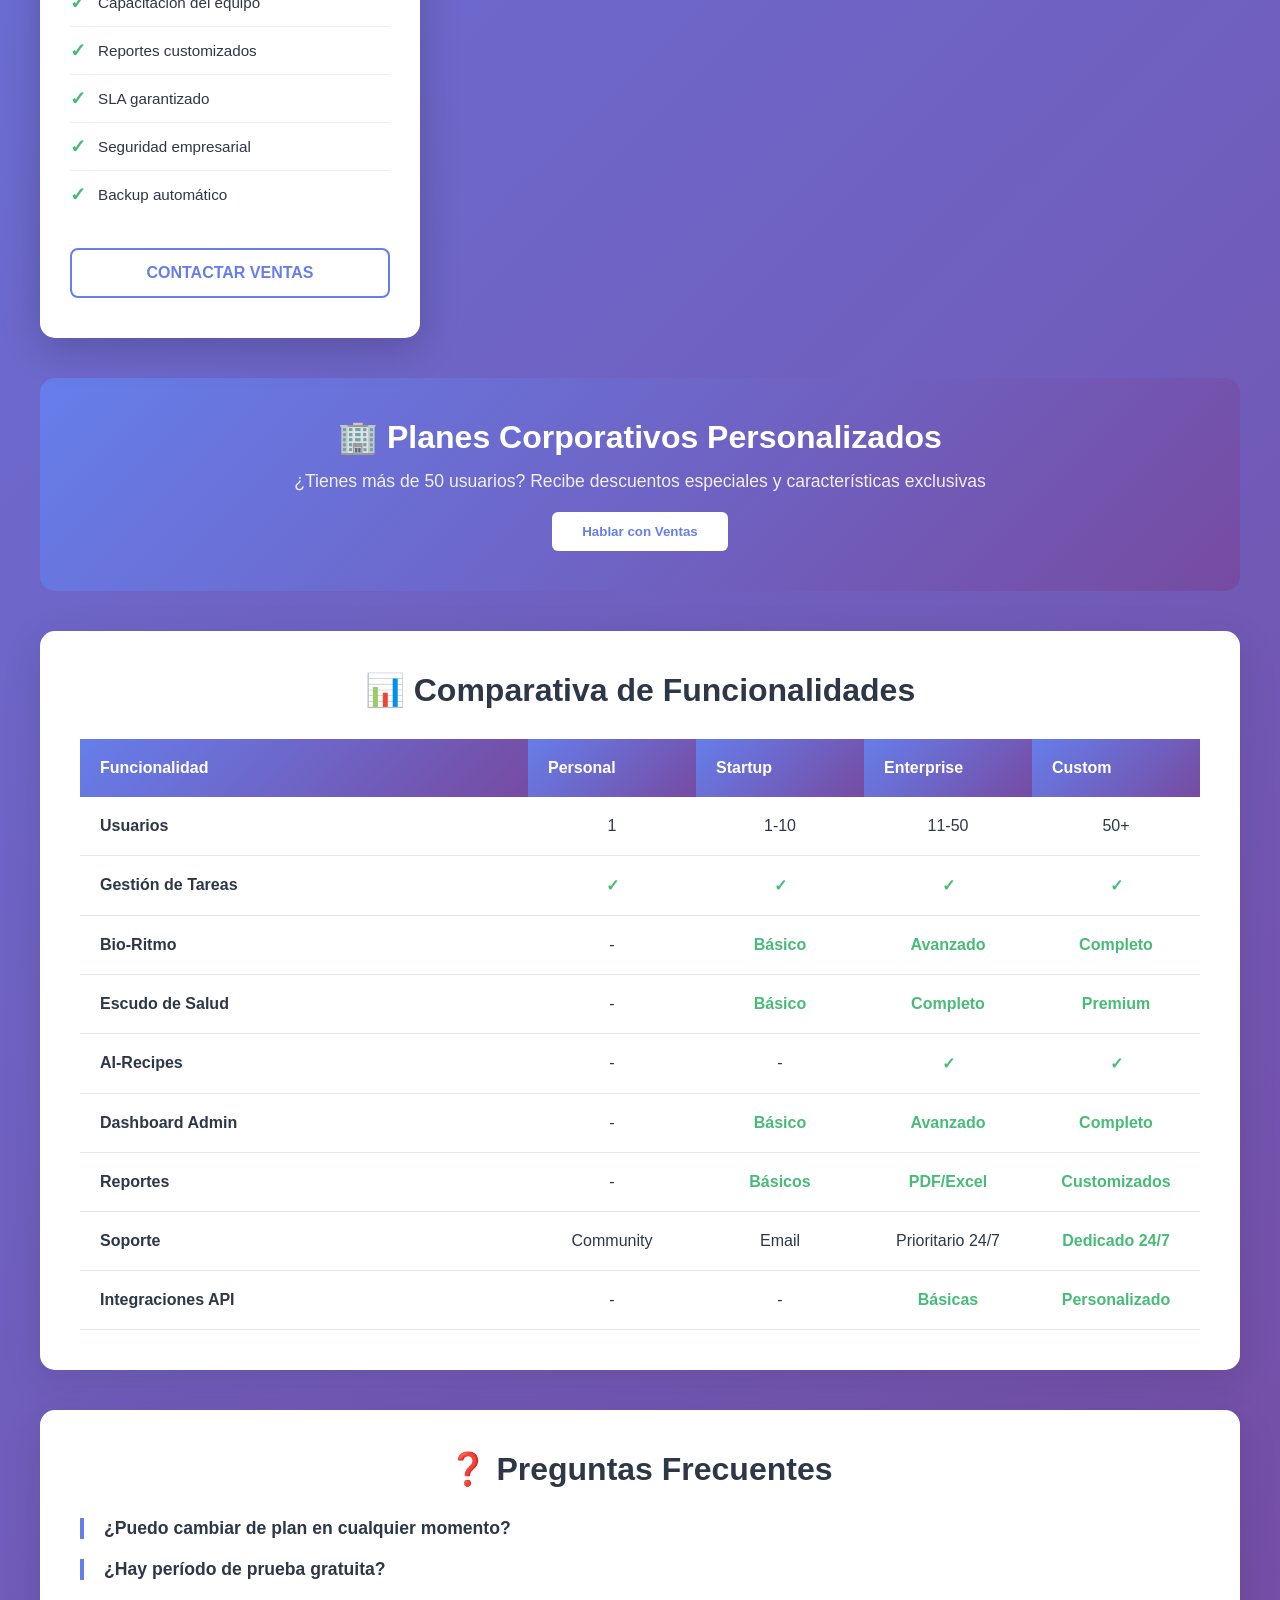
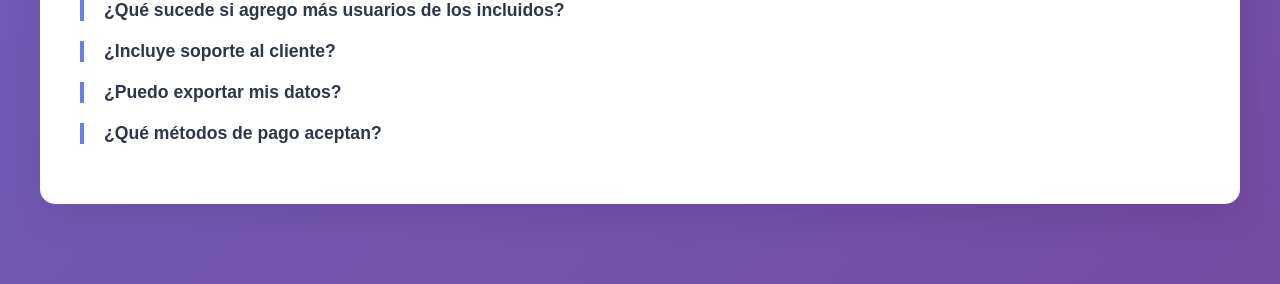
<file: pricing.html>
<!DOCTYPE html>
<html lang="es">
<head>
    <meta charset="UTF-8">
    <meta name="viewport" content="width=device-width, initial-scale=1.0">
    <title>Planes y Precios - TaskFlow Pro</title>
    <style>
        * {
            margin: 0;
            padding: 0;
            box-sizing: border-box;
        }

        body {
            font-family: 'Segoe UI', Tahoma, Geneva, Verdana, sans-serif;
            background: linear-gradient(135deg, #667eea 0%, #764ba2 100%);
            min-height: 100vh;
            padding: 40px 20px;
        }

        .container {
            max-width: 1200px;
            margin: 0 auto;
        }

        .header {
            text-align: center;
            color: white;
            margin-bottom: 60px;
            animation: fadeInDown 0.8s ease;
        }

        .header h1 {
            font-size: 3rem;
            margin-bottom: 15px;
        }

        .header p {
            font-size: 1.2rem;
            opacity: 0.9;
        }

        .pricing-grid {
            display: grid;
            grid-template-columns: repeat(auto-fit, minmax(320px, 1fr));
            gap: 30px;
            margin-bottom: 40px;
        }

        .plan-card {
            background: white;
            border-radius: 15px;
            padding: 40px 30px;
            box-shadow: 0 10px 40px rgba(0, 0, 0, 0.2);
            transition: all 0.3s ease;
            position: relative;
            display: flex;
            flex-direction: column;
            animation: fadeInUp 0.8s ease;
        }

        .plan-card:hover {
            transform: translateY(-10px);
            box-shadow: 0 20px 60px rgba(0, 0, 0, 0.3);
        }

        .plan-card.featured {
            border: 3px solid #667eea;
            transform: scale(1.05);
            z-index: 10;
        }

        .plan-card.featured:hover {
            transform: scale(1.08) translateY(-10px);
        }

        .badge {
            position: absolute;
            top: -15px;
            right: 30px;
            background: linear-gradient(135deg, #667eea, #764ba2);
            color: white;
            padding: 8px 20px;
            border-radius: 20px;
            font-size: 0.9rem;
            font-weight: 600;
        }

        .plan-name {
            font-size: 1.5rem;
            color: #2d3748;
            margin-bottom: 15px;
            font-weight: 700;
        }

        .plan-description {
            color: #718096;
            font-size: 0.95rem;
            margin-bottom: 25px;
            line-height: 1.6;
        }

        .price-section {
            margin-bottom: 30px;
            padding-bottom: 30px;
            border-bottom: 2px solid #f0f0f0;
        }

        .price {
            font-size: 3rem;
            color: #667eea;
            font-weight: 700;
            margin-bottom: 5px;
        }

        .price-subtitle {
            color: #718096;
            font-size: 0.95rem;
        }

        .features-list {
            list-style: none;
            margin-bottom: 30px;
            flex-grow: 1;
        }

        .features-list li {
            padding: 12px 0;
            color: #2d3748;
            font-size: 0.95rem;
            border-bottom: 1px solid #f0f0f0;
            display: flex;
            align-items: center;
            gap: 12px;
        }

        .features-list li:last-child {
            border-bottom: none;
        }

        .features-list li::before {
            content: "✓";
            color: #48bb78;
            font-weight: bold;
            font-size: 1.2rem;
        }

        .features-list li.unavailable {
            color: #cbd5e0;
        }

        .features-list li.unavailable::before {
            content: "✗";
            color: #cbd5e0;
        }

        .cta-button {
            width: 100%;
            padding: 14px;
            border: none;
            border-radius: 8px;
            font-size: 1rem;
            font-weight: 600;
            cursor: pointer;
            transition: all 0.3s ease;
            text-transform: uppercase;
        }

        .cta-button.primary {
            background: linear-gradient(135deg, #667eea, #764ba2);
            color: white;
        }

        .cta-button.primary:hover {
            transform: translateY(-2px);
            box-shadow: 0 8px 20px rgba(102, 126, 234, 0.4);
        }

        .cta-button.secondary {
            background: white;
            color: #667eea;
            border: 2px solid #667eea;
        }

        .cta-button.secondary:hover {
            background: #f8f9ff;
        }

        .comparison-section {
            background: white;
            border-radius: 15px;
            padding: 40px;
            margin-bottom: 40px;
            box-shadow: 0 10px 40px rgba(0, 0, 0, 0.1);
        }

        .comparison-section h2 {
            text-align: center;
            color: #2d3748;
            margin-bottom: 30px;
            font-size: 2rem;
        }

        .comparison-table {
            width: 100%;
            border-collapse: collapse;
        }

        .comparison-table th {
            background: linear-gradient(135deg, #667eea, #764ba2);
            color: white;
            padding: 20px;
            text-align: left;
            font-weight: 600;
        }

        .comparison-table td {
            padding: 20px;
            border-bottom: 1px solid #e2e8f0;
            color: #2d3748;
        }

        .comparison-table tr:hover {
            background: #f7fafc;
        }

        .feature-name {
            font-weight: 600;
            color: #2d3748;
            min-width: 250px;
        }

        .feature-cell {
            text-align: center;
            color: #718096;
        }

        .feature-cell.included {
            color: #48bb78;
            font-weight: 600;
        }

        .faq-section {
            background: white;
            border-radius: 15px;
            padding: 40px;
            margin-bottom: 40px;
            box-shadow: 0 10px 40px rgba(0, 0, 0, 0.1);
        }

        .faq-section h2 {
            text-align: center;
            color: #2d3748;
            margin-bottom: 30px;
            font-size: 2rem;
        }

        .faq-item {
            margin-bottom: 20px;
            border-left: 4px solid #667eea;
            padding-left: 20px;
        }

        .faq-item h4 {
            color: #2d3748;
            margin-bottom: 10px;
            cursor: pointer;
            font-size: 1.1rem;
        }

        .faq-item p {
            color: #718096;
            line-height: 1.6;
            display: none;
        }

        .faq-item.active p {
            display: block;
            animation: slideDown 0.3s ease;
        }

        .corporate-pricing {
            background: linear-gradient(135deg, #667eea 0%, #764ba2 100%);
            border-radius: 15px;
            padding: 40px;
            color: white;
            text-align: center;
            margin-bottom: 40px;
        }

        .corporate-pricing h3 {
            font-size: 2rem;
            margin-bottom: 15px;
        }

        .corporate-pricing p {
            font-size: 1.1rem;
            margin-bottom: 20px;
            opacity: 0.9;
        }

        .contact-button {
            background: white;
            color: #667eea;
            padding: 12px 30px;
            border: none;
            border-radius: 6px;
            font-weight: 600;
            cursor: pointer;
            transition: all 0.3s ease;
        }

        .contact-button:hover {
            transform: translateY(-2px);
            box-shadow: 0 8px 20px rgba(0, 0, 0, 0.2);
        }

        .back-button {
            display: inline-block;
            margin-bottom: 30px;
            background: rgba(255, 255, 255, 0.2);
            color: white;
            padding: 10px 20px;
            border-radius: 6px;
            text-decoration: none;
            transition: all 0.3s ease;
        }

        .back-button:hover {
            background: rgba(255, 255, 255, 0.3);
        }

        @keyframes fadeInDown {
            from {
                opacity: 0;
                transform: translateY(-30px);
            }
            to {
                opacity: 1;
                transform: translateY(0);
            }
        }

        @keyframes fadeInUp {
            from {
                opacity: 0;
                transform: translateY(30px);
            }
            to {
                opacity: 1;
                transform: translateY(0);
            }
        }

        @keyframes slideDown {
            from {
                opacity: 0;
                max-height: 0;
            }
            to {
                opacity: 1;
                max-height: 500px;
            }
        }

        @media (max-width: 768px) {
            .header h1 {
                font-size: 2rem;
            }

            .pricing-grid {
                grid-template-columns: 1fr;
            }

            .plan-card.featured {
                transform: scale(1);
            }

            .plan-card.featured:hover {
                transform: translateY(-10px);
            }

            .comparison-table {
                font-size: 0.9rem;
            }

            .comparison-table th,
            .comparison-table td {
                padding: 12px;
            }

            .feature-name {
                min-width: auto;
            }
        }
    </style>
</head>
<body>
    <div class="container">
        <a href="index.html" class="back-button">← Volver</a>

        <div class="header">
            <h1>💰 Planes y Precios</h1>
            <p>Elige el plan perfecto para tu equipo</p>
        </div>

        <!-- PRICING CARDS -->
        <div class="pricing-grid">
            <!-- PLAN PERSONAL (FREEMIUM) -->
            <div class="plan-card">
                <div class="plan-name">👤 Personal</div>
                <p class="plan-description">Perfecto para trabajadores independientes</p>
                
                <div class="price-section">
                    <div class="price">$0</div>
                    <div class="price-subtitle">Por siempre, gratis</div>
                </div>

                <ul class="features-list">
                    <li>1 usuario</li>
                    <li>Gestión básica de tareas</li>
                    <li>Prioridades (Alta, Media, Baja)</li>
                    <li>Estados de tareas</li>
                    <li>Mi Perfil</li>
                    <li class="unavailable">Escudo de Salud</li>
                    <li class="unavailable">Bio-Ritmo avanzado</li>
                    <li class="unavailable">Administración</li>
                    <li class="unavailable">Reportes PDF/Excel</li>
                </ul>

                <button class="cta-button secondary" onclick="openModal('personal')">Comenzar Gratis</button>
            </div>

            <!-- PLAN STARTUP (CORPORATIVO PEQUEÑO) -->
            <div class="plan-card">
                <div class="badge">Popular</div>
                <div class="plan-name">🚀 Startup</div>
                <p class="plan-description">Para equipos pequeños en crecimiento</p>
                
                <div class="price-section">
                    <div class="price">$99</div>
                    <div class="price-subtitle">Por mes (1-10 usuarios)</div>
                </div>

                <ul class="features-list">
                    <li>1-10 usuarios</li>
                    <li>Gestión completa de tareas</li>
                    <li>Bio-Ritmo básico</li>
                    <li>Escudo de Salud (básico)</li>
                    <li>Dashboard de carga</li>
                    <li>Gestión de usuarios</li>
                    <li>Reportes básicos</li>
                    <li class="unavailable">AI-Recipes por industria</li>
                    <li class="unavailable">Soporte prioritario</li>
                </ul>

                <button class="cta-button primary" onclick="openModal('startup')">Comprar Ahora</button>
            </div>

            <!-- PLAN ENTERPRISE (CORPORATIVO GRANDE) -->
            <div class="plan-card featured">
                <div class="badge">Recomendado</div>
                <div class="plan-name">🏢 Enterprise</div>
                <p class="plan-description">Solución completa para empresas grandes</p>
                
                <div class="price-section">
                    <div class="price">$299</div>
                    <div class="price-subtitle">Por mes (11-50 usuarios)</div>
                </div>

                <ul class="features-list">
                    <li>11-50 usuarios</li>
                    <li>Gestión completa de tareas</li>
                    <li>Bio-Ritmo avanzado</li>
                    <li>Escudo de Salud completo</li>
                    <li>Dashboard avanzado</li>
                    <li>Gestión completa de usuarios</li>
                    <li>Reportes PDF/Excel</li>
                    <li>AI-Recipes por industria</li>
                    <li>Soporte prioritario (24/7)</li>
                </ul>

                <button class="cta-button primary" onclick="openModal('enterprise')">Comprar Ahora</button>
            </div>

            <!-- PLAN CORPORATIVO CUSTOM -->
            <div class="plan-card">
                <div class="plan-name">👑 Custom</div>
                <p class="plan-description">Para empresas con 50+ usuarios</p>
                
                <div class="price-section">
                    <div class="price">Contactar</div>
                    <div class="price-subtitle">Precio personalizado</div>
                </div>

                <ul class="features-list">
                    <li>50+ usuarios (ilimitado)</li>
                    <li>Todas las funcionalidades</li>
                    <li>Integración API personalizada</li>
                    <li>Soporte dedicado 24/7</li>
                    <li>Capacitación del equipo</li>
                    <li>Reportes customizados</li>
                    <li>SLA garantizado</li>
                    <li>Seguridad empresarial</li>
                    <li>Backup automático</li>
                </ul>

                <button class="cta-button secondary" onclick="openModal('custom')">Contactar Ventas</button>
            </div>
        </div>

        <!-- CORPORATE PRICING INFO -->
        <div class="corporate-pricing">
            <h3>🏢 Planes Corporativos Personalizados</h3>
            <p>¿Tienes más de 50 usuarios? Recibe descuentos especiales y características exclusivas</p>
            <button class="contact-button" onclick="openModal('contact')">Hablar con Ventas</button>
        </div>

        <!-- COMPARISON TABLE -->
        <div class="comparison-section">
            <h2>📊 Comparativa de Funcionalidades</h2>
            <table class="comparison-table">
                <thead>
                    <tr>
                        <th>Funcionalidad</th>
                        <th style="width: 15%;">Personal</th>
                        <th style="width: 15%;">Startup</th>
                        <th style="width: 15%;">Enterprise</th>
                        <th style="width: 15%;">Custom</th>
                    </tr>
                </thead>
                <tbody>
                    <tr>
                        <td class="feature-name">Usuarios</td>
                        <td class="feature-cell">1</td>
                        <td class="feature-cell">1-10</td>
                        <td class="feature-cell">11-50</td>
                        <td class="feature-cell">50+</td>
                    </tr>
                    <tr>
                        <td class="feature-name">Gestión de Tareas</td>
                        <td class="feature-cell included">✓</td>
                        <td class="feature-cell included">✓</td>
                        <td class="feature-cell included">✓</td>
                        <td class="feature-cell included">✓</td>
                    </tr>
                    <tr>
                        <td class="feature-name">Bio-Ritmo</td>
                        <td class="feature-cell">-</td>
                        <td class="feature-cell included">Básico</td>
                        <td class="feature-cell included">Avanzado</td>
                        <td class="feature-cell included">Completo</td>
                    </tr>
                    <tr>
                        <td class="feature-name">Escudo de Salud</td>
                        <td class="feature-cell">-</td>
                        <td class="feature-cell included">Básico</td>
                        <td class="feature-cell included">Completo</td>
                        <td class="feature-cell included">Premium</td>
                    </tr>
                    <tr>
                        <td class="feature-name">AI-Recipes</td>
                        <td class="feature-cell">-</td>
                        <td class="feature-cell">-</td>
                        <td class="feature-cell included">✓</td>
                        <td class="feature-cell included">✓</td>
                    </tr>
                    <tr>
                        <td class="feature-name">Dashboard Admin</td>
                        <td class="feature-cell">-</td>
                        <td class="feature-cell included">Básico</td>
                        <td class="feature-cell included">Avanzado</td>
                        <td class="feature-cell included">Completo</td>
                    </tr>
                    <tr>
                        <td class="feature-name">Reportes</td>
                        <td class="feature-cell">-</td>
                        <td class="feature-cell included">Básicos</td>
                        <td class="feature-cell included">PDF/Excel</td>
                        <td class="feature-cell included">Customizados</td>
                    </tr>
                    <tr>
                        <td class="feature-name">Soporte</td>
                        <td class="feature-cell">Community</td>
                        <td class="feature-cell">Email</td>
                        <td class="feature-cell">Prioritario 24/7</td>
                        <td class="feature-cell included">Dedicado 24/7</td>
                    </tr>
                    <tr>
                        <td class="feature-name">Integraciones API</td>
                        <td class="feature-cell">-</td>
                        <td class="feature-cell">-</td>
                        <td class="feature-cell included">Básicas</td>
                        <td class="feature-cell included">Personalizado</td>
                    </tr>
                </tbody>
            </table>
        </div>

        <!-- FAQ SECTION -->
        <div class="faq-section">
            <h2>❓ Preguntas Frecuentes</h2>
            
            <div class="faq-item" onclick="toggleFaq(this)">
                <h4>¿Puedo cambiar de plan en cualquier momento?</h4>
                <p>Sí, puedes cambiar de plan en cualquier momento. Los cambios se reflejarán en tu próximo ciclo de facturación. Si cambias a un plan superior, recibirás un crédito prorrateado.</p>
            </div>

            <div class="faq-item" onclick="toggleFaq(this)">
                <h4>¿Hay período de prueba gratuita?</h4>
                <p>El plan Personal es completamente gratis y sin límite de tiempo. Para los planes Startup y Enterprise, ofrecemos 14 días de prueba gratuita sin necesidad de tarjeta de crédito.</p>
            </div>

            <div class="faq-item" onclick="toggleFaq(this)">
                <h4>¿Qué sucede si agrego más usuarios de los incluidos?</h4>
                <p>Si tu equipo crece, simplemente cambia a un plan superior. No hay cargos ocultos. Por cada usuario adicional fuera de tu plan, se cobrará $10/mes.</p>
            </div>

            <div class="faq-item" onclick="toggleFaq(this)">
                <h4>¿Incluye soporte al cliente?</h4>
                <p>El plan Personal tiene soporte comunitario. Startup incluye soporte por email (24-48 horas). Enterprise y Custom incluyen soporte prioritario 24/7.</p>
            </div>

            <div class="faq-item" onclick="toggleFaq(this)">
                <h4>¿Puedo exportar mis datos?</h4>
                <p>Sí, todos nuestros planes permiten exportar datos. Todos tus datos son tuyos. Puedes exportar tareas, reportes y información en cualquier momento en formato CSV o JSON.</p>
            </div>

            <div class="faq-item" onclick="toggleFaq(this)">
                <h4>¿Qué métodos de pago aceptan?</h4>
                <p>Aceptamos tarjetas de crédito (Visa, Mastercard, Amex), transferencia bancaria, y PayPal. Para planes Custom, contacta al equipo de ventas.</p>
            </div>
        </div>
    </div>

    <!-- MODAL -->
    <div id="planModal" style="display: none; position: fixed; top: 0; left: 0; right: 0; bottom: 0; background: rgba(0,0,0,0.7); z-index: 1000; align-items: center; justify-content: center;">
        <div style="background: white; border-radius: 15px; padding: 40px; max-width: 500px; width: 90%;">
            <button onclick="closeModal()" style="position: absolute; top: 15px; right: 15px; background: none; border: none; font-size: 1.5rem; cursor: pointer;">✕</button>
            
            <h2 id="modalTitle" style="color: #2d3748; margin-bottom: 20px;"></h2>
            <p id="modalContent" style="color: #718096; margin-bottom: 25px; line-height: 1.6;"></p>

            <form id="checkoutForm" onsubmit="handleCheckout(event)" style="display: flex; flex-direction: column; gap: 15px;">
                <input type="text" placeholder="Nombre completo" required style="padding: 12px; border: 2px solid #e2e8f0; border-radius: 6px;">
                <input type="email" placeholder="Correo electrónico" required style="padding: 12px; border: 2px solid #e2e8f0; border-radius: 6px;">
                <input type="tel" placeholder="Teléfono" required style="padding: 12px; border: 2px solid #e2e8f0; border-radius: 6px;">
                <textarea placeholder="Mensaje (opcional)" rows="3" style="padding: 12px; border: 2px solid #e2e8f0; border-radius: 6px; font-family: inherit;"></textarea>

                <button type="submit" style="background: linear-gradient(135deg, #667eea, #764ba2); color: white; padding: 14px; border: none; border-radius: 6px; font-weight: 600; cursor: pointer; transition: all 0.3s ease;">
                    Confirmar Compra
                </button>
            </form>
        </div>
    </div>

    <script>
        function openModal(plan) {
            const modal = document.getElementById('planModal');
            const title = document.getElementById('modalTitle');
            const content = document.getElementById('modalContent');

            const plans = {
                personal: {
                    title: '👤 Plan Personal - $0',
                    content: 'Ingresa tus datos para comenzar con el plan gratuito. Podrás crear tu cuenta y acceder a todas las funciones básicas al instante.'
                },
                startup: {
                    title: '🚀 Plan Startup - $99/mes',
                    content: 'Para equipos de 1-10 usuarios. Incluye Escudo de Salud básico, Bio-Ritmo y dashboard de administración. Pago anual con 20% de descuento disponible.'
                },
                enterprise: {
                    title: '🏢 Plan Enterprise - $299/mes',
                    content: 'Para equipos de 11-50 usuarios. Incluye todas las funcionalidades: Escudo de Salud avanzado, AI-Recipes, reportes PDF/Excel y soporte 24/7.'
                },
                custom: {
                    title: '👑 Plan Custom',
                    content: 'Para empresas con 50+ usuarios. Precio personalizado según tus necesidades. Incluye capacitación, integraciones API y soporte dedicado. Un ejecutivo de ventas te contactará en 24 horas.'
                },
                contact: {
                    title: '📞 Contactar Ventas',
                    content: 'Nuestro equipo de ventas está listo para ayudarte con un plan personalizado. Cuéntanos sobre tu empresa y te daremos una propuesta adaptada a tus necesidades.'
                }
            };

            const plan_data = plans[plan] || plans.personal;
            title.textContent = plan_data.title;
            content.textContent = plan_data.content;
            
            modal.style.display = 'flex';
        }

        function closeModal() {
            document.getElementById('planModal').style.display = 'none';
        }

        function toggleFaq(element) {
            element.classList.toggle('active');
        }

        function handleCheckout(e) {
            e.preventDefault();
            alert('¡Gracias por tu interés! Pronto nos pondremos en contacto para completar el proceso de compra.');
            closeModal();
        }

        // Cerrar modal al hacer clic fuera
        document.getElementById('planModal').addEventListener('click', function(e) {
            if (e.target === this) {
                closeModal();
            }
        });
    </script>
</body>
</html>
</file>
<file: css/dashboard.css>
:root {
    --primary: #667eea;
    --primary-dark: #764ba2;
    --success: #48bb78;
    --warning: #f6ad55;
    --danger: #f56565;
    --light: #f7fafc;
    --border: #e2e8f0;
    --text: #2d3748;
    --text-light: #718096;
}

body {
    font-family: 'Segoe UI', Tahoma, Geneva, Verdana, sans-serif;
    background: var(--light);
    color: var(--text);
    margin: 0;
    padding: 0;
}

.dashboard-container {
    display: grid;
    grid-template-columns: 280px 1fr;
    min-height: 100vh;
}

.sidebar {
    background: linear-gradient(135deg, var(--primary) 0%, var(--primary-dark) 100%);
    color: white;
    padding: 20px;
    position: sticky;
    top: 0;
    height: 100vh;
    overflow-y: auto;
    box-shadow: 0 10px 30px rgba(0, 0, 0, 0.1);
}

.logo {
    display: flex;
    align-items: center;
    gap: 12px;
    font-size: 1.3rem;
    font-weight: 700;
    margin-bottom: 30px;
}

.logo-icon {
    width: 40px;
    height: 40px;
    background: rgba(255, 255, 255, 0.2);
    border-radius: 8px;
    display: flex;
    align-items: center;
    justify-content: center;
    font-size: 1.5rem;
}

.sidebar-nav {
    display: flex;
    flex-direction: column;
    gap: 10px;
    margin-bottom: 30px;
}

.nav-item {
    display: flex;
    align-items: center;
    gap: 12px;
    padding: 12px 15px;
    border-radius: 8px;
    color: rgba(255, 255, 255, 0.8);
    text-decoration: none;
    cursor: pointer;
    transition: all 0.3s ease;
    font-weight: 500;
}

.nav-item:hover {
    background: rgba(255, 255, 255, 0.1);
    color: white;
}

.nav-item.active {
    background: rgba(255, 255, 255, 0.2);
    color: white;
}

.header {
    background: white;
    border-bottom: 2px solid var(--border);
    padding: 20px 30px;
    display: flex;
    justify-content: space-between;
    align-items: center;
    box-shadow: 0 2px 8px rgba(0, 0, 0, 0.05);
}

.header-left {
    display: flex;
    align-items: center;
    gap: 20px;
}

.header-left h1 {
    font-size: 1.5rem;
    color: var(--text);
    margin: 0;
}

.user-avatar {
    width: 40px;
    height: 40px;
    border-radius: 50%;
    background: linear-gradient(135deg, var(--primary), var(--primary-dark));
    color: white;
    display: flex;
    align-items: center;
    justify-content: center;
    font-weight: 700;
}

.main-content {
    padding: 30px;
    overflow-y: auto;
}

.module {
    display: none;
    background: white;
    border-radius: 10px;
    padding: 30px;
    box-shadow: 0 2px 8px rgba(0, 0, 0, 0.05);
}

.module.active {
    display: block;
}

.module-header {
    display: flex;
    justify-content: space-between;
    align-items: center;
    margin-bottom: 30px;
    padding-bottom: 20px;
    border-bottom: 2px solid var(--border);
}

.module-header h2,
.module-header h3 {
    font-size: 1.5rem;
    color: var(--text);
    margin: 0;
}

.tasks-grid {
    display: grid;
    grid-template-columns: repeat(auto-fill, minmax(300px, 1fr));
    gap: 20px;
}

.task-card {
    background: white;
    border: 2px solid var(--border);
    border-radius: 10px;
    padding: 20px;
    cursor: pointer;
    transition: all 0.3s ease;
}

.task-card:hover {
    border-color: var(--primary);
    box-shadow: 0 8px 20px rgba(102, 126, 234, 0.15);
    transform: translateY(-4px);
}

.task-priority {
    width: 24px;
    height: 24px;
    border-radius: 50%;
    display: flex;
    align-items: center;
    justify-content: center;
    color: white;
    font-weight: bold;
    font-size: 0.8rem;
}

.task-priority.high {
    background: var(--danger);
}

.task-priority.medium {
    background: var(--warning);
}

.task-priority.low {
    background: var(--success);
}

.task-status {
    display: inline-block;
    padding: 4px 12px;
    border-radius: 20px;
    font-size: 0.8rem;
    font-weight: 600;
}

.task-status.completed {
    background: rgba(72, 187, 120, 0.1);
    color: var(--success);
}

.task-status.in-progress {
    background: rgba(102, 126, 234, 0.1);
    color: var(--primary);
}

.task-status.blocked {
    background: rgba(245, 101, 101, 0.1);
    color: var(--danger);
}

.btn {
    padding: 12px 24px;
    border: none;
    border-radius: 6px;
    font-size: 1rem;
    font-weight: 600;
    cursor: pointer;
    transition: all 0.3s ease;
}

.btn-primary {
    background: linear-gradient(135deg, var(--primary), var(--primary-dark));
    color: white;
}

.btn-primary:hover {
    transform: translateY(-2px);
    box-shadow: 0 8px 15px rgba(102, 126, 234, 0.3);
}

.btn-secondary {
    background: white;
    color: var(--primary);
    border: 2px solid var(--primary);
}

.form-group {
    display: flex;
    flex-direction: column;
    gap: 8px;
    margin-bottom: 20px;
}

.form-group label {
    font-weight: 600;
    color: var(--text);
}

.form-group input,
.form-group textarea,
.form-group select {
    padding: 12px;
    border: 2px solid var(--border);
    border-radius: 6px;
    font-size: 1rem;
    font-family: inherit;
}

.form-group input:focus,
.form-group textarea:focus,
.form-group select:focus {
    outline: none;
    border-color: var(--primary);
    box-shadow: 0 0 0 3px rgba(102, 126, 234, 0.1);
}

.bio-ritmo-suggestion {
    display: flex;
    align-items: center;
    gap: 15px;
    padding: 15px;
    background: rgba(102, 126, 234, 0.1);
    border-left: 4px solid var(--primary);
    border-radius: 6px;
    margin-bottom: 20px;
}

.suggestion-content h4 {
    color: var(--primary);
    margin: 0 0 5px 0;
}

.suggestion-content p {
    color: var(--text-light);
    font-size: 0.9rem;
    margin: 0;
}

.admin-tabs {
    display: flex;
    gap: 10px;
    margin-bottom: 30px;
    border-bottom: 2px solid var(--border);
}

.admin-tab {
    padding: 12px 20px;
    background: none;
    border: none;
    cursor: pointer;
    font-size: 1rem;
    color: var(--text-light);
    font-weight: 600;
    border-bottom: 3px solid transparent;
    transition: all 0.3s ease;
}

.admin-tab.active {
    color: var(--primary);
    border-bottom-color: var(--primary);
}

.users-table {
    width: 100%;
    border-collapse: collapse;
    margin-top: 20px;
}

.users-table th {
    background: var(--light);
    padding: 15px;
    text-align: left;
    font-weight: 600;
    border-bottom: 2px solid var(--border);
}

.users-table td {
    padding: 15px;
    border-bottom: 1px solid var(--border);
}

.health-shield {
    display: grid;
    grid-template-columns: repeat(3, 1fr);
    gap: 20px;
    margin-bottom: 30px;
}

.risk-level {
    padding: 20px;
    border-radius: 10px;
    border-left: 4px solid;
}

.risk-level h4 {
    margin: 0 0 8px 0;
}

.risk-level p {
    margin: 0 0 10px 0;
    font-size: 0.9rem;
}

.risk-level.green {
    background: rgba(72, 187, 120, 0.2);
    border-left-color: var(--success);
    color: var(--success);
}

.risk-level.yellow {
    background: rgba(246, 173, 85, 0.2);
    border-left-color: var(--warning);
    color: var(--warning);
}

.risk-level.red {
    background: rgba(245, 101, 101, 0.2);
    border-left-color: var(--danger);
    color: var(--danger);
}

.health-overview {
    display: grid;
    grid-template-columns: repeat(3, 1fr);
    gap: 20px;
    margin-bottom: 30px;
}

.health-card {
    background: var(--light);
    padding: 20px;
    border-radius: 10px;
    border: 2px solid var(--border);
}

.health-card h3 {
    margin: 0 0 15px 0;
    color: var(--text);
}

.profile-container {
    display: flex;
    flex-direction: column;
    gap: 30px;
}

.profile-section {
    padding: 20px;
    background: var(--light);
    border-radius: 10px;
}

.profile-section h3 {
    margin: 0 0 15px 0;
    color: var(--text);
}

.logout-btn {
    width: 100%;
    padding: 10px;
    background: rgba(255, 255, 255, 0.2);
    color: white;
    border: 2px solid rgba(255, 255, 255, 0.3);
    border-radius: 6px;
    cursor: pointer;
    font-weight: 600;
    transition: all 0.3s ease;
}

.logout-btn:hover {
    background: rgba(255, 255, 255, 0.3);
    border-color: rgba(255, 255, 255, 0.5);
}

.sidebar-footer {
    position: absolute;
    bottom: 20px;
    left: 20px;
    right: 20px;
}

.modal {
    display: none;
    position: fixed;
    top: 0;
    left: 0;
    right: 0;
    bottom: 0;
    background: rgba(0, 0, 0, 0.5);
    z-index: 1000;
    align-items: center;
    justify-content: center;
}

.modal.active {
    display: flex;
}

.modal-content {
    background: white;
    border-radius: 10px;
    padding: 30px;
    max-width: 600px;
    width: 90%;
    max-height: 90vh;
    overflow-y: auto;
    position: relative;
}

.modal-close {
    position: absolute;
    top: 15px;
    right: 15px;
    background: none;
    border: none;
    font-size: 1.5rem;
    cursor: pointer;
    color: var(--text-light);
}

@media (max-width: 768px) {
    .dashboard-container {
        grid-template-columns: 1fr;
    }

    .sidebar {
        position: fixed;
        left: -280px;
        width: 280px;
        height: 100vh;
        transition: left 0.3s ease;
        z-index: 999;
    }

    .sidebar.active {
        left: 0;
    }

    .tasks-grid {
        grid-template-columns: 1fr;
    }

    .health-overview,
    .health-shield {
        grid-template-columns: 1fr;
    }
}
</file>
